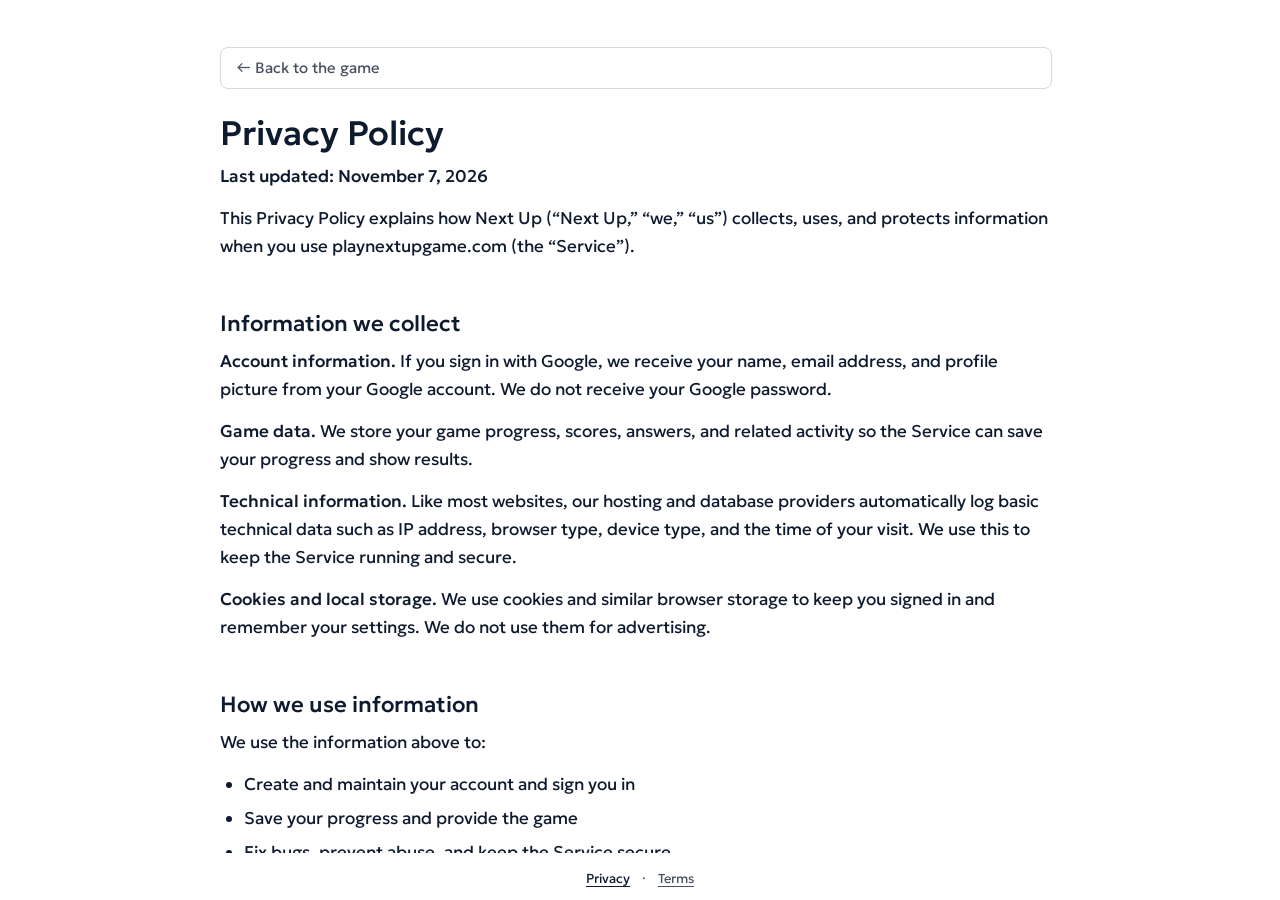
<file: privacy/index.html>
<!DOCTYPE html>
<html lang="en">
<head>
<meta charset="UTF-8" />
<meta name="viewport" content="width=device-width, initial-scale=1" />
<title>Privacy Policy – Next Up</title>
<meta name="description" content="How Next Up collects, uses, and protects information." />
<meta name="theme-color" content="#024089" />
<link rel="preconnect" href="https://fonts.googleapis.com">
<link rel="preconnect" href="https://fonts.gstatic.com" crossorigin>
<link href="https://fonts.googleapis.com/css2?family=Geologica:wght@300..800&display=swap" rel="stylesheet">
<link rel="stylesheet" href="/css/styles.css">
</head>
<body class="legal-body">
  <main class="container legal">
    <a class="legal-home" href="/">← Back to the game</a>

    <h1>Privacy Policy</h1>
    <p><strong>Last updated: November 7, 2026</strong></p>
    <p>This Privacy Policy explains how Next Up (“Next Up,” “we,” “us”) collects, uses, and protects information when you use playnextupgame.com (the “Service”).</p>

    <h2>Information we collect</h2>
    <p><strong>Account information.</strong> If you sign in with Google, we receive your name, email address, and profile picture from your Google account. We do not receive your Google password.</p>
    <p><strong>Game data.</strong> We store your game progress, scores, answers, and related activity so the Service can save your progress and show results.</p>
    <p><strong>Technical information.</strong> Like most websites, our hosting and database providers automatically log basic technical data such as IP address, browser type, device type, and the time of your visit. We use this to keep the Service running and secure.</p>
    <p><strong>Cookies and local storage.</strong> We use cookies and similar browser storage to keep you signed in and remember your settings. We do not use them for advertising.</p>

    <h2>How we use information</h2>
    <p>We use the information above to:</p>
    <ul>
      <li>Create and maintain your account and sign you in</li>
      <li>Save your progress and provide the game</li>
      <li>Fix bugs, prevent abuse, and keep the Service secure</li>
      <li>Improve the game</li>
      <li>Contact you about your account or important changes to the Service</li>
    </ul>
    <p>We do not sell your personal information, and we do not use it for targeted advertising.</p>

    <h2>Service providers</h2>
    <p>We share information only with providers that help us run the Service, and only as needed for that purpose:</p>
    <ul>
      <li><strong>Supabase</strong> — authentication and database hosting</li>
      <li><strong>Google</strong> — “Sign in with Google”</li>
      <li><strong>Our web hosting provider</strong> — serving the website</li>
    </ul>
    <p>We may also disclose information if required by law, or to protect the rights, safety, or property of Next Up, our users, or others.</p>

    <h2>Data retention</h2>
    <p>We keep your account and game data for as long as your account exists. If you ask us to delete your account, we will delete your personal information within a reasonable time, except where we must keep it to meet legal obligations.</p>

    <h2>Your choices and rights</h2>
    <p>You can ask us to access, correct, or delete your personal information at any time by emailing us at the address below. You can also revoke Next Up’s access to your Google account at any time from your Google Account settings (Security → Third-party apps with account access).</p>
    <p>Depending on where you live, you may have additional rights under local law. We will honor those requests as the law requires.</p>

    <h2>Children</h2>
    <p>Next Up is not directed to children under 13, and we do not knowingly collect personal information from children under 13. If you believe a child under 13 has given us personal information, contact us and we will delete it.</p>

    <h2>Security</h2>
    <p>We use reasonable safeguards, including encrypted connections (HTTPS) and access controls provided by our service providers. No system is perfectly secure, so we cannot guarantee absolute security.</p>

    <h2>Changes to this policy</h2>
    <p>We may update this policy from time to time. When we do, we will change the “Last updated” date above. If the changes are significant, we will give notice on the Service.</p>

    <h2>Contact</h2>
    <p>Questions or requests: <strong><a href="mailto:sbellis112@gmail.com">sbellis112@gmail.com</a></strong></p>
  </main>

  <footer class="site-footer">
    <a href="/privacy" aria-current="page">Privacy</a>
    <span aria-hidden="true">·</span>
    <a href="/terms">Terms</a>
  </footer>
</body>
</html>
</file>
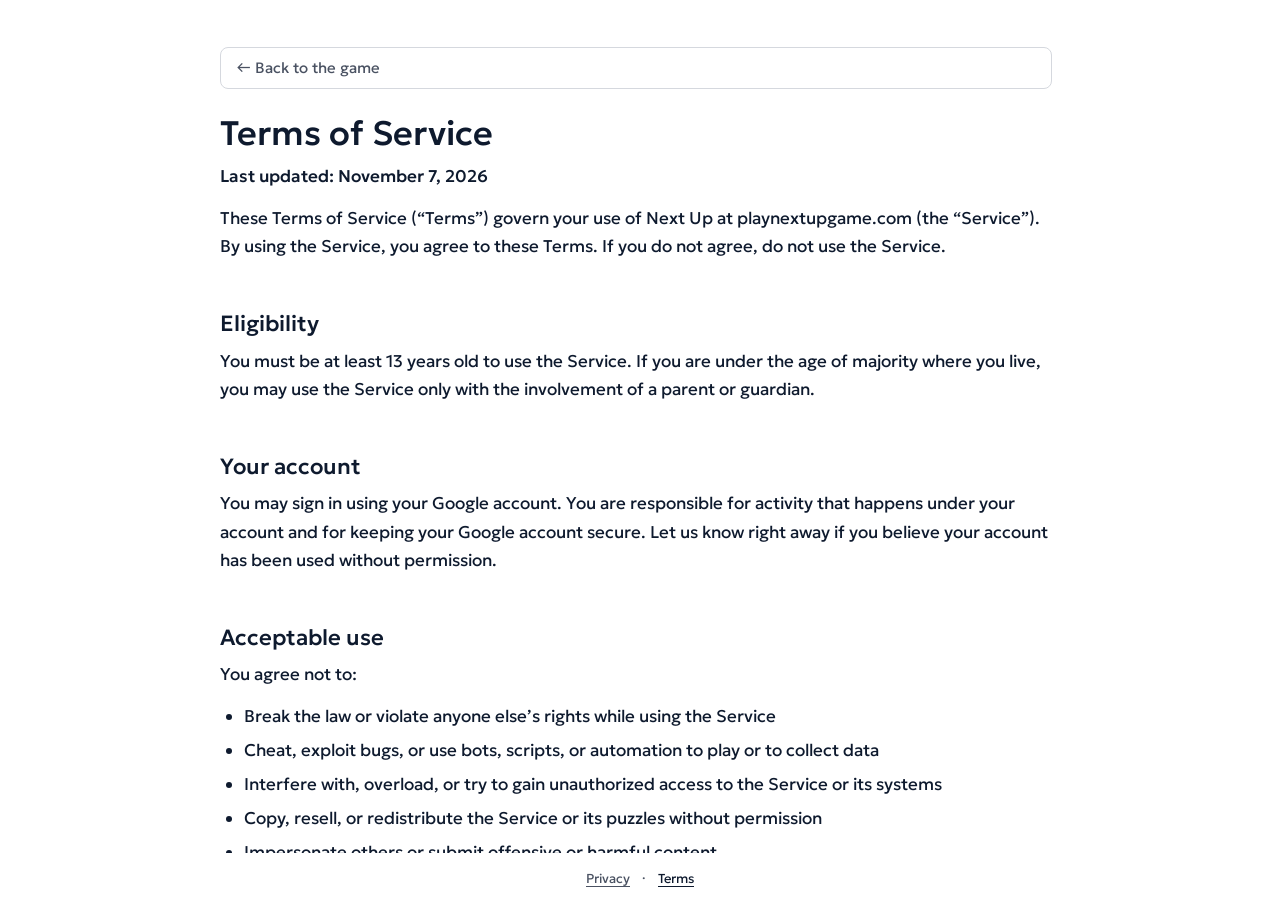
<file: terms/index.html>
<!DOCTYPE html>
<html lang="en">
<head>
<meta charset="UTF-8" />
<meta name="viewport" content="width=device-width, initial-scale=1" />
<title>Terms of Service – Next Up</title>
<meta name="description" content="The terms that govern your use of Next Up." />
<meta name="theme-color" content="#024089" />
<link rel="preconnect" href="https://fonts.googleapis.com">
<link rel="preconnect" href="https://fonts.gstatic.com" crossorigin>
<link href="https://fonts.googleapis.com/css2?family=Geologica:wght@300..800&display=swap" rel="stylesheet">
<link rel="stylesheet" href="/css/styles.css">
</head>
<body class="legal-body">
  <main class="container legal">
    <a class="legal-home" href="/">← Back to the game</a>

    <h1>Terms of Service</h1>
    <p><strong>Last updated: November 7, 2026</strong></p>
    <p>These Terms of Service (“Terms”) govern your use of Next Up at playnextupgame.com (the “Service”). By using the Service, you agree to these Terms. If you do not agree, do not use the Service.</p>

    <h2>Eligibility</h2>
    <p>You must be at least 13 years old to use the Service. If you are under the age of majority where you live, you may use the Service only with the involvement of a parent or guardian.</p>

    <h2>Your account</h2>
    <p>You may sign in using your Google account. You are responsible for activity that happens under your account and for keeping your Google account secure. Let us know right away if you believe your account has been used without permission.</p>

    <h2>Acceptable use</h2>
    <p>You agree not to:</p>
    <ul>
      <li>Break the law or violate anyone else’s rights while using the Service</li>
      <li>Cheat, exploit bugs, or use bots, scripts, or automation to play or to collect data</li>
      <li>Interfere with, overload, or try to gain unauthorized access to the Service or its systems</li>
      <li>Copy, resell, or redistribute the Service or its puzzles without permission</li>
      <li>Impersonate others or submit offensive or harmful content</li>
    </ul>
    <p>We may suspend or terminate accounts that violate these Terms.</p>

    <h2>Our content</h2>
    <p>The Service, including its puzzles, design, text, graphics, and code, is owned by Next Up and protected by intellectual property laws. We give you a personal, non-exclusive, non-transferable, revocable license to use the Service for your own non-commercial enjoyment.</p>

    <h2>Feedback</h2>
    <p>If you send us ideas or suggestions, we may use them without any obligation to you.</p>

    <h2>Privacy</h2>
    <p>Our <a href="/privacy">Privacy Policy</a> explains how we collect and use information. By using the Service, you also agree to it.</p>

    <h2>Changes and availability</h2>
    <p>We may change, pause, or discontinue any part of the Service at any time. We may update these Terms; when we do, we will change the “Last updated” date. Continuing to use the Service after changes means you accept the updated Terms.</p>

    <h2>Disclaimers</h2>
    <p>The Service is provided “as is” and “as available,” without warranties of any kind, express or implied, including warranties of merchantability, fitness for a particular purpose, and non-infringement. We do not guarantee that the Service will be uninterrupted, error-free, or that your progress will never be lost.</p>

    <h2>Limitation of liability</h2>
    <p>To the fullest extent permitted by law, Next Up and its creators will not be liable for any indirect, incidental, special, consequential, or punitive damages, or any loss of data, arising from your use of the Service. Our total liability for any claim relating to the Service will not exceed the greater of the amount you paid us in the past 12 months or $50.</p>

    <h2>Termination</h2>
    <p>You may stop using the Service at any time and may ask us to delete your account. We may suspend or end your access if you violate these Terms or if we discontinue the Service.</p>

    <h2>Governing law</h2>
    <p>These Terms are governed by the laws of the State of Utah, without regard to its conflict-of-law rules. Any dispute will be resolved in the state or federal courts located in Utah, and you consent to their jurisdiction.</p>

    <h2>Contact</h2>
    <p>Questions about these Terms: <strong><a href="mailto:sbellis112@gmail.com">sbellis112@gmail.com</a></strong></p>
  </main>

  <footer class="site-footer">
    <a href="/privacy">Privacy</a>
    <span aria-hidden="true">·</span>
    <a href="/terms" aria-current="page">Terms</a>
  </footer>
</body>
</html>
</file>
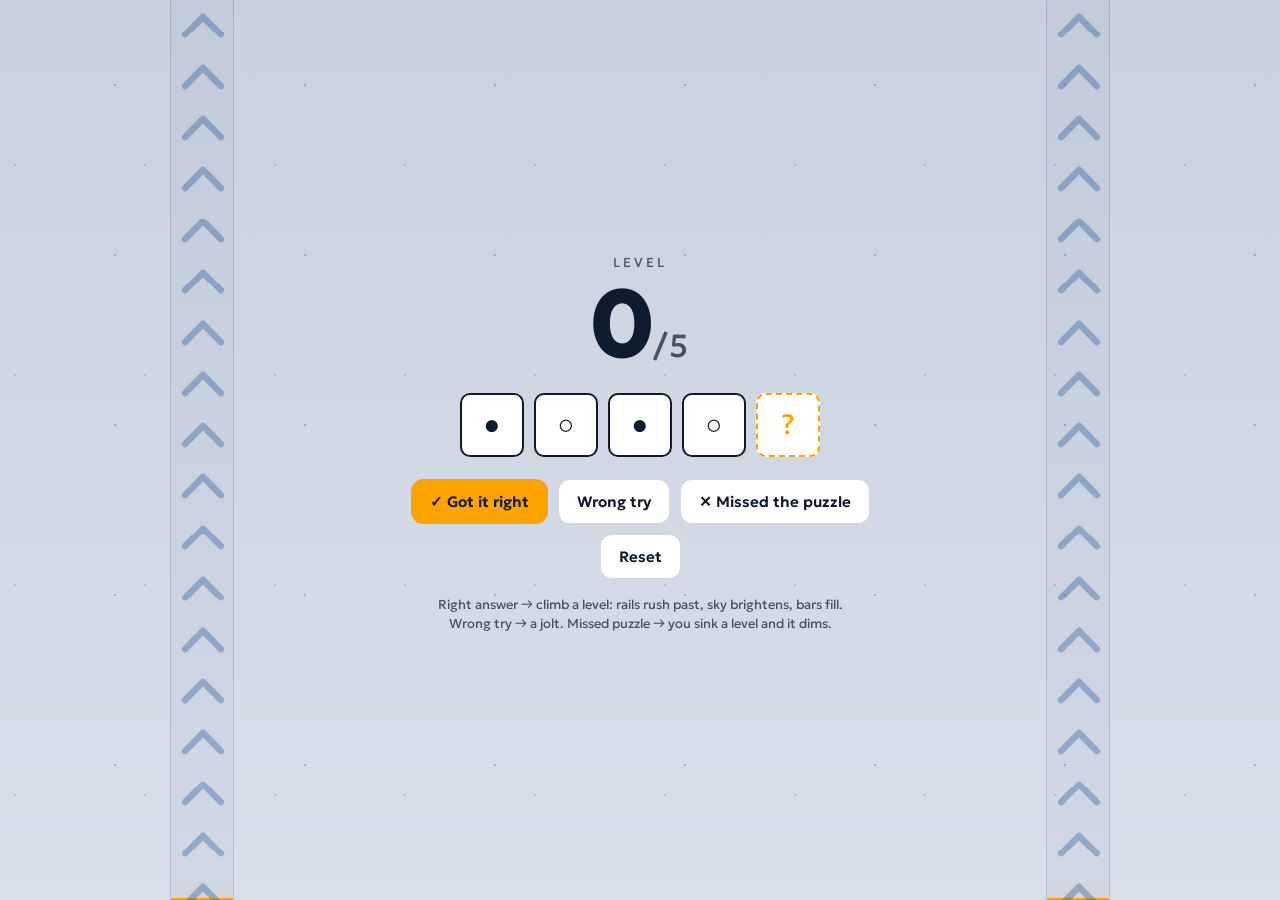
<file: prototypes/level-bg.html>
<!DOCTYPE html>
<html lang="en">
<head>
<meta charset="UTF-8" />
<meta name="viewport" content="width=device-width, initial-scale=1" />
<title>Next Up — level background test</title>
<link href="https://fonts.googleapis.com/css2?family=Geologica:wght@300..800&display=swap" rel="stylesheet">
<style>
  /* THROWAWAY TEST PAGE — not wired into the game. Tries the "changing levels"
     background: the sky brightens and two side rails rush past as you climb. */

  @property --sky-top { syntax: '<color>'; inherits: true; initial-value: #070c17; }
  @property --sky-bot { syntax: '<color>'; inherits: true; initial-value: #0b1424; }

  :root {
    --text: #f3f5f9; --muted: #a8b1c2; --accent: #fda300; --on-accent: #0e1a2e;
    --panel: #14213a; --border: #2f3f5f;
    --rail-ink: 255, 255, 255;
    --rail-w: clamp(30px, 6vw, 64px);
    --move: 1100ms cubic-bezier(.16, .84, .3, 1);
    transition: --sky-top 1.1s ease, --sky-bot 1.1s ease;
  }
  @media (prefers-color-scheme: light) {
    :root { --text: #0e1a2e; --muted: #4a5262; --panel: #ffffff; --border: #d5d8de; --rail-ink: 2, 64, 137; }
  }

  * { box-sizing: border-box; }
  body {
    margin: 0; min-height: 100vh; color: var(--text);
    font-family: 'Geologica', -apple-system, sans-serif;
    display: flex; flex-direction: column; align-items: center; justify-content: center;
    padding: 24px; overflow: hidden; background: var(--sky-top);
  }

  /* --- layer 1: the sky. Colour comes from the level (set in JS). --- */
  .lvl-sky {
    position: fixed; inset: 0; z-index: -3;
    background: linear-gradient(to top, var(--sky-bot), var(--sky-top));
  }
  /* warm light that swells from below as you get near the top */
  .lvl-glow {
    position: fixed; inset: 0; z-index: -3; opacity: 0; transition: opacity 1.1s ease;
    background: radial-gradient(ellipse 80% 55% at 50% 108%, rgba(253, 163, 0, .55), transparent 70%);
  }
  /* --- layer 2: faint specks that drift DOWN when you go up (parallax). --- */
  .lvl-specks {
    position: fixed; inset: 0; z-index: -2; opacity: .5;
    background-image:
      radial-gradient(circle, rgba(var(--rail-ink), .55) 1.2px, transparent 1.6px),
      radial-gradient(circle, rgba(var(--rail-ink), .35) 1px, transparent 1.4px);
    background-size: 190px 170px, 130px 210px;
    background-position: 20px 0, 80px 60px;
    transition: background-position var(--move);
  }

  /* --- layer 3: the two rails. Chevrons scroll past; the fill is your level. --- */
  .lvl-rail {
    position: fixed; top: 0; bottom: 0; width: var(--rail-w); z-index: -1;
    border-left: 1px solid rgba(var(--rail-ink), .14);
    border-right: 1px solid rgba(var(--rail-ink), .14);
    background: rgba(var(--rail-ink), .04);
    overflow: hidden;
  }
  .lvl-rail.left  { left:  max(10px, calc(50% - 470px)); }
  .lvl-rail.right { right: max(10px, calc(50% - 470px)); }
  .lvl-rail .fill {
    position: absolute; left: 0; right: 0; bottom: 0; height: 0%;
    background: linear-gradient(to top, rgba(253, 163, 0, .55), rgba(253, 163, 0, .12));
    box-shadow: 0 -2px 18px rgba(253, 163, 0, .6);
    border-top: 2px solid var(--accent);
    transition: height var(--move);
  }
  .lvl-rail .chev {
    position: absolute; inset: 0;
    background-repeat: repeat;
    background-size: var(--rail-w) calc(var(--rail-w) * .8);
    background-image: url("data:image/svg+xml,%3Csvg xmlns='http://www.w3.org/2000/svg' viewBox='0 0 50 40'%3E%3Cpath d='M11 27 L25 13 L39 27' fill='none' stroke='white' stroke-opacity='.42' stroke-width='5' stroke-linecap='round' stroke-linejoin='round'/%3E%3C/svg%3E");
    transition: background-position var(--move);
  }
  @media (prefers-color-scheme: light) {
    .lvl-rail .chev { background-image: url("data:image/svg+xml,%3Csvg xmlns='http://www.w3.org/2000/svg' viewBox='0 0 50 40'%3E%3Cpath d='M11 27 L25 13 L39 27' fill='none' stroke='%23024089' stroke-opacity='.3' stroke-width='5' stroke-linecap='round' stroke-linejoin='round'/%3E%3C/svg%3E"); }
  }
  /* going down: the arrows flip to point down while the rails run the other way */
  body.falling .lvl-rail .chev { scale: 1 -1; }

  /* --- the content reacts too: a lift when you rise, a drop when you fall. --- */
  @keyframes rise { 0% { transform: translateY(0); } 35% { transform: translateY(-16px); } 100% { transform: translateY(0); } }
  @keyframes drop { 0% { transform: translateY(0); filter: brightness(1); } 30% { transform: translateY(22px); filter: brightness(.7); } 100% { transform: translateY(0); filter: brightness(1); } }
  @keyframes jolt { 0%, 100% { transform: translateX(0); } 20% { transform: translateX(-5px); } 40% { transform: translateX(5px); } 60% { transform: translateX(-3px); } 80% { transform: translateX(3px); } }
  .stage.rise { animation: rise .9s cubic-bezier(.2, .8, .3, 1); }
  .stage.drop { animation: drop 1s cubic-bezier(.3, 0, .3, 1); }
  .stage.jolt { animation: jolt .45s; }

  @media (prefers-reduced-motion: reduce) {
    .lvl-specks, .lvl-rail .chev, .lvl-rail .fill { transition: none; }
    .stage.rise, .stage.drop, .stage.jolt { animation: none; }
  }

  /* --- demo-only chrome --- */
  .stage { text-align: center; max-width: 520px; width: 100%; }
  .lvl-tag { font-size: 13px; letter-spacing: 3px; text-transform: uppercase; color: var(--muted); }
  .lvl-num { font-size: 96px; font-weight: 800; line-height: 1; margin: 4px 0 6px; font-variant-numeric: tabular-nums; }
  .lvl-num small { font-size: 32px; font-weight: 500; color: var(--muted); }
  .mock { display: flex; gap: 10px; justify-content: center; margin: 22px 0; }
  .mock div { width: 64px; height: 64px; border-radius: 10px; background: #fff; border: 2px solid #0e1a2e; display: grid; place-items: center; font-size: 28px; color: #0e1a2e; }
  .mock div.q { background: var(--panel); border: 2px dashed var(--accent); color: var(--accent); }
  .btns { display: flex; gap: 10px; justify-content: center; flex-wrap: wrap; }
  button { font: inherit; font-weight: 600; font-size: 15px; padding: 12px 18px; border-radius: 12px; cursor: pointer; border: 1px solid var(--border); background: var(--panel); color: var(--text); }
  button.up { background: var(--accent); color: var(--on-accent); border-color: var(--accent); }
  .hint { color: var(--muted); font-size: 13px; margin-top: 16px; line-height: 1.5; }
</style>
</head>
<body>
  <div class="lvl-sky"></div>
  <div class="lvl-glow" id="glow"></div>
  <div class="lvl-specks" id="specks"></div>
  <div class="lvl-rail left"><div class="fill"></div><div class="chev"></div></div>
  <div class="lvl-rail right"><div class="fill"></div><div class="chev"></div></div>

  <div class="stage" id="stage">
    <div class="lvl-tag">Level</div>
    <div class="lvl-num"><span id="num">0</span><small>/5</small></div>
    <div class="mock"><div>●</div><div>○</div><div>●</div><div>○</div><div class="q">?</div></div>
    <div class="btns">
      <button class="up" id="b-up">✓ Got it right</button>
      <button id="b-try">Wrong try</button>
      <button id="b-down">✕ Missed the puzzle</button>
      <button id="b-reset">Reset</button>
    </div>
    <p class="hint">Right answer → climb a level: rails rush past, sky brightens, bars fill.<br>
      Wrong try → a jolt. Missed puzzle → you sink a level and it dims.</p>
  </div>

<script>
  const MAX = 5;
  const dark = !matchMedia('(prefers-color-scheme: light)').matches;
  // [top, bottom] sky colours per level — darkest at 0, brightest at 5.
  const SKY = dark
    ? [['#070c17', '#0b1424'], ['#0a1428', '#10254a'], ['#0c1b3a', '#163a75'],
       ['#0f2552', '#1f55a8'], ['#13306e', '#2f74d6'], ['#183c8a', '#5aa2f2']]
    : [['#c9d1de', '#d9dfe9'], ['#d5dce7', '#e3e8f0'], ['#e0e6ef', '#edf1f7'],
       ['#eaeff6', '#f5f7fb'], ['#f3f6fb', '#fdfdff'], ['#ffffff', '#fff3d6']];

  let level = 0;
  let travel = 0; // total rail scroll, px — positive = we have moved up

  const stage = document.getElementById('stage');
  const chevs = [...document.querySelectorAll('.chev')];
  const fills = [...document.querySelectorAll('.fill')];
  const specks = document.getElementById('specks');
  const glow = document.getElementById('glow');

  function paint() {
    const [top, bot] = SKY[level];
    document.documentElement.style.setProperty('--sky-top', top);
    document.documentElement.style.setProperty('--sky-bot', bot);
    glow.style.opacity = String(Math.max(0, (level - 2) / 3));
    fills.forEach(f => { f.style.height = (level / MAX * 100) + '%'; });
    // Rails and specks slide DOWN past you as you go up (specks slower = depth).
    chevs.forEach(c => { c.style.backgroundPosition = `0 ${travel}px`; });
    specks.style.backgroundPosition = `20px ${travel * 0.3}px, 80px ${60 + travel * 0.18}px`;
    document.getElementById('num').textContent = level;
  }

  function react(cls) {
    stage.classList.remove('rise', 'drop', 'jolt');
    void stage.offsetWidth;
    stage.classList.add(cls);
  }

  document.getElementById('b-up').onclick = () => {
    if (level >= MAX) return;
    level++; travel += 320;
    document.body.classList.remove('falling');
    react('rise'); paint();
  };
  document.getElementById('b-down').onclick = () => {
    if (level <= 0) { react('jolt'); return; }
    level--; travel -= 320;
    document.body.classList.add('falling');
    react('drop'); paint();
  };
  document.getElementById('b-try').onclick = () => {
    travel -= 40; // a small slip backwards
    react('jolt'); paint();
  };
  document.getElementById('b-reset').onclick = () => {
    level = 0; travel = 0; document.body.classList.remove('falling'); paint();
  };
  paint();
</script>
</body>
</html>
</file>
<file: css/styles.css>
:root {
  /* Next Up design system — orange primary, blue secondary, grey accent */
  --bg: #ffffff;
  --panel: #ffffff;
  --panel-light: #f4f5f7;
  --tile: #ffffff;
  --ink: #0e1a2e;
  --text: #0e1a2e;
  --muted: #4a5262;
  --accent: #fda300;            /* orange: primary */
  --accent-hover: #e08e00;
  --accent-shadow: #b87400;     /* solid under-edge on pressable keys */
  --accent-text: #946000;       /* orange as text on light grounds */
  --on-accent: #0e1a2e;         /* text on orange, never white */
  --secondary: #024089;         /* blue: secondary */
  --secondary-hover: #012f68;
  --secondary-shadow: #01234f;
  --on-secondary: #ffffff;
  --grey: #e1e3e7;              /* grey: accent */
  --correct: #0f7b6c;
  --wrong: #9ca3af;
  --border: #d5d8de;
  --gold: #946000;
  --accent-link: #024089;
  --focus-ring: #024089;
  --mark-blue: #024089;
  --mark-orange: #fda300;
  --mark-grey: #8a92a1;
  /* Puzzle-family tags: built around the orange/navy brand pair, plus teal,
     brick and plum as supporting hues. All pass 4.5:1 as small text. */
  --fam-blue: #024089;
  --fam-orange: #946000;
  --fam-teal: #0f7b6c;
  --fam-red: #b3362a;
  --fam-plum: #5b3f99;
  --danger: #b3362a;            /* wrong-answer ring, destructive hover */
}
@media (prefers-color-scheme: dark) {
  :root {
    --bg: #0b1424;
    --panel: #14213a;
    --panel-light: #1b2a47;
    --ink: #f3f5f9;
    --text: #f3f5f9;
    --muted: #a8b1c2;
    --border: #2f3f5f;
    --accent-text: #fda300;
    --gold: #fda300;
    --accent-link: #8db6f2;
    --correct: #5cd0b6;
    --focus-ring: #fda300;
    --mark-blue: #5b93e0;
    --mark-grey: #e1e3e7;
    --fam-blue: #8db6f2;
    --fam-orange: #fda300;
    --fam-teal: #5cd0b6;
    --fam-red: #f2917f;
    --fam-plum: #b9a3e8;
    --danger: #f2917f;
  }
}
* { box-sizing: border-box; }
html, body, button, input, select, textarea, .container * {
  font-family: 'Geologica', -apple-system, BlinkMacSystemFont, "Segoe UI", sans-serif;
}
/* Never let content shove the page sideways (the "it goes around when I zoom"
   problem) — only vertical scroll is allowed. */
html, body { overflow-x: hidden; }
body {
  margin: 0;
  font-weight: 400;
  background: var(--bg);
  color: var(--text);
  min-height: 100vh;
  display: flex;
  /* safe centering: centers when the game fits, but falls back to the top/left
     instead of clipping or drifting off-screen when it's taller/wider than the
     viewport (e.g. when zoomed in). */
  align-items: safe center;
  justify-content: safe center;
  padding: 24px;
  flex-direction: column;
}
/* Column layout: the auto top margin centres the container vertically and keeps the footer at the bottom. */
.container { width: 100%; max-width: 980px; margin: auto auto 0; }
.screen { display: none; }
.screen.active { display: block; }

.subtitle, .label, .diff-label, .big-label,
.result-stat .lbl, .stat span, .history-row.head,
.account-bar .signin-text, .account-info .who .sub { font-weight: 300; }

/* ----- Menu ----- */
.menu { text-align: center; padding: 32px 20px; }
.menu h1 { font-size: 36px; margin: 0 0 8px 0; font-weight: 500; }
.menu .subtitle { color: var(--muted); font-size: 16px; margin-bottom: 18px; }
.streak-chip {
  display: inline-flex;
  align-items: center;
  gap: 6px;
  background: var(--panel-light);
  border: 1px solid var(--border);
  border-radius: 999px;
  padding: 6px 14px;
  font-size: 14px;
  margin-bottom: 26px;
  color: var(--text);
}
.streak-chip b { color: var(--gold); }
.menu-actions {
  display: flex;
  flex-direction: column;
  gap: 12px;
  max-width: 360px;
  margin: 0 auto 28px auto;
}
.menu-actions button {
  padding: 14px 22px;
  font-size: 16px;
  font-weight: 500;
  border-radius: 10px;
  cursor: pointer;
  border: 1px solid var(--border);
  background: var(--panel-light);
  color: var(--text);
  transition: all 0.15s;
  min-height: 48px;
}
.menu-actions button.primary {
  background: var(--accent);
  color: var(--on-accent);
  border-color: var(--accent);
}
.menu-actions button.primary:hover { background: var(--accent-hover); border-color: var(--accent-hover); }
.menu-actions button:hover { border-color: var(--accent); }
.menu-actions button:not(.primary) {
  background: var(--secondary); color: var(--on-secondary); border-color: var(--secondary);
  box-shadow: 0 4px 0 0 var(--secondary-shadow); font-weight: 600;
}
.menu-actions button:not(.primary):hover { background: var(--secondary-hover); border-color: var(--secondary-hover); }
.menu-actions button:not(.primary):active { transform: translateY(3px); box-shadow: 0 1px 0 0 var(--secondary-shadow); }
.menu-actions button .sub-note { display: block; font-size: 12px; font-weight: 300; opacity: 0.85; margin-top: 2px; }
.menu-divider {
  color: var(--muted);
  font-size: 12px;
  text-transform: uppercase;
  letter-spacing: 1px;
  margin: 18px 0 4px 0;
}
.diff-row { display: flex; gap: 8px; justify-content: center; margin-bottom: 14px; flex-wrap: wrap; }
.diff-row button {
  background: var(--panel-light);
  color: var(--muted);
  border: 1px solid var(--border);
  border-radius: 8px;
  padding: 10px 16px;
  font-size: 14px;
  cursor: pointer;
  min-height: 44px;
}
.diff-row button.active {
  background: var(--accent);
  color: var(--on-accent);
  border-color: var(--accent);
}
.diff-label {
  color: var(--muted);
  font-size: 13px;
  text-transform: uppercase;
  letter-spacing: 1px;
  margin-bottom: 10px;
}

/* ----- Round ----- */
.header {
  display: flex;
  justify-content: space-between;
  align-items: center;
  margin-bottom: 20px;
  gap: 12px;
  flex-wrap: wrap;
}
h1.round-title { font-size: 22px; margin: 0; font-weight: 500; }
.stats { display: flex; gap: 10px; font-variant-numeric: tabular-nums; flex-wrap: wrap; }
.stat {
  background: var(--panel-light);
  padding: 8px 14px;
  border-radius: 8px;
  border: 1px solid var(--border);
  font-size: 14px;
}
.stat span { color: var(--muted); margin-right: 6px; }
#timer { display: inline-block; min-width: 44px; text-align: right; }
.progress-bar {
  height: 6px;
  background: var(--panel-light);
  border-radius: 3px;
  overflow: hidden;
  margin-bottom: 20px;
  border: 1px solid var(--border);
}
.progress-fill { height: 100%; background: var(--accent); transition: width 0.3s; }
.panel {
  background: var(--panel);
  border: 1px solid var(--border);
  border-radius: 14px;
  padding: 28px;
}
.label {
  color: var(--muted);
  font-size: 13px;
  text-transform: uppercase;
  letter-spacing: 1px;
  margin-bottom: 12px;
}
.sequence { margin-bottom: 20px; }

/* Frames read LEFT-TO-RIGHT (numbered 1→4) in a single row that never wraps,
   then the answer (frame 5) sits below as a larger stage. Reference frames are
   sized in viewport units so all four always fit the width on one line, at any
   zoom, and the row stays centered. Applies to every 4-frame sequence family. */
.frame-stack {
  display: flex;
  flex-direction: row;
  flex-wrap: nowrap;
  align-items: center;
  justify-content: center;
  gap: clamp(6px, 2vw, 16px);
}
/* Reference frames: read-only, so kept compact and viewport-scaled. Beats the
   generic #screen-round .sequence .tile width rule. 20vw × 4 + gaps always
   clears the viewport width. */
#screen-round .sequence .tile.frame-tile,
.tile.frame-tile {
  position: relative;
  flex: 0 0 auto;
  width: min(18vw, 22vh, 118px);
  height: min(18vw, 22vh, 118px);
}
.frame-tile svg { width: 100%; height: 100%; }
.frame-chip {
  position: absolute;
  top: -9px;
  left: -9px;
  width: 22px;
  height: 22px;
  border-radius: 50%;
  background: var(--muted);
  color: #fff;
  font-size: 12px;
  font-weight: 600;
  display: flex;
  align-items: center;
  justify-content: center;
  z-index: 2;
}

/* The answer stage: frame 5, larger and centered at the bottom of the column. */
.answer-stage { display: flex; justify-content: center; margin: clamp(8px, 1.6vh, 14px) 0 8px; }
.answer-wrap { position: relative; }
.answer-wrap .chip-answer { background: var(--accent); }
/* High specificity on purpose: must beat the #screen-round .sequence .tile
   sizing rules at any screen width. Uses vh too so it shrinks to help fit. */
#screen-round .sequence .tile.answer-big,
.tile.answer-big {
  width: min(70vw, 40vh, 240px);
  height: min(70vw, 40vh, 240px);
}
.answer-big .slot-canvas svg { width: 100%; height: 100%; }
.matrix {
  display: grid;
  grid-template-columns: repeat(3, max-content);
  gap: 10px;
  margin-bottom: 28px;
}
.tile {
  width: 120px;
  height: 120px;
  background: #fff; /* tiles stay white in dark mode so figures read */
  border: 2px solid #000;
  border-radius: 4px;
  display: flex;
  align-items: center;
  justify-content: center;
  flex-shrink: 0;
  position: relative;
}
.tile.question {
  background: var(--panel-light);
  border-style: dashed;
  border-color: var(--muted);
  color: var(--muted);
  font-size: 48px;
  font-weight: 300;
}
.matrix .tile { width: 96px; height: 96px; }
.matrix .tile.question { font-size: 40px; }
.arrow { color: var(--muted); font-size: 18px; user-select: none; }
.options {
  display: grid;
  grid-template-columns: repeat(5, 1fr);
  gap: 12px;
}
.option {
  display: flex;
  flex-direction: column;
  align-items: center;
  gap: 8px;
  cursor: pointer;
  background: none;
  border: none;
  padding: 0;
}
.option .tile { transition: all 0.15s; width: 110px; height: 110px; }
.option:hover:not(:disabled) .tile,
.option:focus-visible .tile {
  transform: translateY(-3px);
  box-shadow: 0 6px 16px color-mix(in srgb, var(--accent) 35%, transparent);
}
.option .letter { font-weight: 500; color: var(--muted); font-size: 16px; }
.option.correct .tile { border-color: var(--correct); box-shadow: 0 0 0 3px var(--correct); }
.option.wrong   .tile { border-color: var(--wrong);   box-shadow: 0 0 0 3px var(--wrong); }
.option:disabled { cursor: default; }

/* ----- Answer builder (construct-the-answer) ----- */
.builder { margin-top: 8px; }
.bld-stage { display: flex; gap: 16px; align-items: flex-start; justify-content: center; flex-wrap: wrap; }
.bld-stage-center { justify-content: center; }
.bld-canvas-wrap { display: flex; flex-direction: column; align-items: center; gap: 12px; }
.bld-canvas {
  width: 150px; height: 150px; background: #fff;
  border: 2px solid #000; border-radius: 4px;
  display: flex; align-items: center; justify-content: center; flex-shrink: 0;
}
.bld-palette {
  display: grid; grid-template-columns: repeat(2, 1fr); gap: 8px;
  align-content: start;
  padding: 12px; border: 1px solid var(--border); border-radius: 10px;
  background: var(--panel-light); min-width: 150px;
}
.bld-palette-title { grid-column: 1 / -1; font-size: 12px; text-transform: uppercase; letter-spacing: 1px; color: var(--muted); margin-bottom: 2px; text-align: center; }
.bld-chip {
  display: inline-flex; flex-direction: column; align-items: center; justify-content: center;
  gap: 3px;
  padding: 6px; border: 2px solid transparent; border-radius: 8px;
  background: #fff; cursor: pointer; min-height: 64px; min-width: 64px;
}
.bld-chip-label { font-size: 10px; color: #555; text-transform: capitalize; }
@media (max-width: 700px) {
  .bld-stage { flex-direction: column; align-items: center; }
  .bld-palette { grid-template-columns: repeat(4, 1fr); width: 100%; max-width: 360px; }
}
.bld-chip.sel { border-color: var(--accent); box-shadow: 0 0 0 2px color-mix(in srgb, var(--accent) 35%, transparent); }
.bld-chip:hover { border-color: var(--muted); }
.bld-chip svg { display: block; }
.bld-blank { font-size: 12px; color: var(--muted); background: var(--panel-light); }
.bld-controls { display: flex; align-items: center; gap: 8px; flex-wrap: wrap; justify-content: center; }
.bld-ctl-label { font-size: 12px; color: var(--muted); text-transform: uppercase; letter-spacing: 1px; }
.bld-slot, .bld-size, .bld-step, .bld-clear {
  padding: 8px 12px; border: 1px solid var(--border); border-radius: 8px;
  background: var(--panel-light); color: var(--text); cursor: pointer; min-height: 40px;
}
.bld-slot.sel { background: var(--accent); color: var(--on-accent); border-color: var(--accent); }
.bld-size.sel { border-color: var(--accent); box-shadow: 0 0 0 2px color-mix(in srgb, var(--accent) 35%, transparent); }
.bld-step { font-size: 20px; min-width: 44px; line-height: 1; }
.bld-count { font-variant-numeric: tabular-nums; min-width: 64px; text-align: center; }
.bld-slot-row { justify-content: center; }
.bld-hint { font-size: 13px; color: var(--muted); }
/* Tap-the-box dot builder: an invisible 3x3 grid sits over the preview. */
.bld-dotbox { position: relative; display: inline-block; }
.bld-dotgrid-overlay {
  position: absolute; inset: 2px; /* sit inside the canvas border */
  display: grid; grid-template-columns: repeat(3, 1fr); grid-template-rows: repeat(3, 1fr);
}
.bld-cellhit { background: transparent; border: none; cursor: pointer; padding: 0; }
.bld-cellhit:hover:not(.disabled) { background: color-mix(in srgb, var(--accent) 14%, transparent); }
.bld-cellhit.disabled { cursor: default; }
.bld-submit { margin-top: 22px; }

/* Number pad builder */
.bld-numpad-display {
  min-width: 180px;
  min-height: 52px;
  padding: 8px 16px;
  border: 2px solid var(--border);
  border-radius: 10px;
  background: #fff;
  color: #111;
  font-size: 30px;
  font-weight: 600;
  text-align: center;
  font-variant-numeric: tabular-nums;
}
.bld-numpad { display: grid; grid-template-columns: repeat(3, 64px); gap: 8px; }
.bld-key {
  min-height: 50px;
  font-size: 20px;
  border: 1px solid var(--border);
  border-radius: 10px;
  background: var(--panel-light);
  color: var(--text);
  cursor: pointer;
}
.bld-key:hover { border-color: var(--accent); }

/* Week builders (calendar pattern + pick-a-day) */
.bld-canvas-wide { width: 330px; height: auto; min-height: 0; padding: 4px; }
.bld-weekrow { display: flex; gap: 4px; }
.bld-day {
  flex: 1;
  min-width: 40px;
  min-height: 42px;
  border: 1px solid var(--border);
  border-radius: 8px;
  background: var(--panel-light);
  color: var(--text);
  font-size: 12px;
  cursor: pointer;
}
.bld-day.sel { background: var(--accent); color: var(--on-accent); border-color: var(--accent); }

/* Tap-to-cycle nested builder: invisible section hotspots over the preview. */
.bld-nested-wrap { position: relative; }
.bld-nested-overlay { position: absolute; inset: 0; width: 100%; height: 100%; }
.bld-sect { fill: transparent; stroke: none; cursor: pointer; }
.bld-sect:hover { fill: color-mix(in srgb, var(--accent) 18%, transparent); }
.bld-sect.drop { fill: color-mix(in srgb, var(--accent) 32%, transparent); }
.bld-sect:focus-visible { stroke: var(--accent); stroke-width: 2; outline: none; }
.bld-legend { display: flex; gap: 6px; flex-wrap: wrap; justify-content: center; align-items: center; }
.bld-legend-chip {
  display: inline-flex; padding: 4px; border: 2px solid transparent; border-radius: 8px;
  background: #fff; cursor: grab; line-height: 0;
  min-width: 46px; min-height: 46px;             /* touch-friendly */
  align-items: center; justify-content: center;
  touch-action: none;                            /* pointer-drag, not scroll */
  user-select: none;
  -webkit-user-select: none;
}
.bld-legend-chip:active { cursor: grabbing; }
.bld-legend-chip:hover { border-color: var(--muted); }
.bld-legend-chip.sel { border-color: var(--accent); box-shadow: 0 0 0 2px color-mix(in srgb, var(--accent) 35%, transparent); }
.bld-legend-chip svg { border-radius: 3px; pointer-events: none; }

/* Pointer-drag ghost: a copy of the fill chip riding under the finger. */
.bld-drag-ghost {
  position: fixed;
  transform: translate(-50%, -55%) scale(1.15);
  pointer-events: none;
  z-index: 200;
  opacity: 0.92;
  box-shadow: 0 6px 18px rgba(0, 0, 0, 0.25);
}

/* ----- Puzzle-first round format -----
   The puzzle IS the page: no boxed panel, a full-bleed progress bar pinned to
   the top, and a small fixed HUD bottom-right (question · time · mute · quit). */
#screen-round .panel {
  background: transparent;
  border: none;
  border-radius: 0;
  padding: 10px 0 90px 0; /* bottom space so the HUD never overlaps content */
}
.round-progress {
  position: fixed;
  top: 0;
  left: 0;
  right: 0;
  z-index: 30;
  height: 7px;
  margin: 0;
  border: none;
  border-radius: 0;
}
.corner-hud {
  position: fixed;
  right: 14px;
  bottom: 14px;
  z-index: 30;
  display: flex;
  align-items: center;
  gap: 10px;
  padding: 8px 12px;
  border-radius: 999px;
  background: color-mix(in srgb, var(--panel) 88%, transparent);
  border: 1px solid var(--border);
  backdrop-filter: blur(6px);
  font-size: 13px;
  color: var(--muted);
}
.corner-hud .hud-q { font-weight: 600; color: var(--text); font-variant-numeric: tabular-nums; }
.corner-hud .hud-time { font-variant-numeric: tabular-nums; min-width: 44px; text-align: right; }
.hud-btn {
  background: none;
  border: none;
  padding: 2px 4px;
  font-size: 14px;
  color: var(--muted);
  cursor: pointer;
  min-height: 0;
}
.hud-btn:hover { color: var(--text); }

/* Bigger puzzle tiles in the round (sizes match the renderPanel calls). */
#screen-round .sequence .tile { width: 150px; height: 150px; }
#screen-round .matrix .tile { width: 120px; height: 120px; }
@media (max-width: 560px) {
  #screen-round .sequence .tile { width: 124px; height: 124px; }
  #screen-round .matrix .tile { width: 100px; height: 100px; }
  #screen-round .sequence .tile svg, #screen-round .matrix .tile svg { max-width: 100%; max-height: 100%; }
}

/* ----- Per-family identity -----
   Each puzzle family gets its own accent + frame treatment so types look,
   play, and feel distinct. data-family is set on .panel by loadQuestion. */
.panel[data-family] { border-top: none; }
.panel[data-family]::before {
  content: attr(data-family);
  display: inline-block;
  font-size: 11px;
  text-transform: uppercase;
  letter-spacing: 1.5px;
  color: var(--fam-accent, var(--accent));
  border: 1px solid var(--fam-accent, var(--accent));
  border-radius: 999px;
  padding: 3px 10px;
  margin-bottom: 12px;
}
.panel[data-family="shapes"]   { --fam-accent: var(--fam-blue); }
.panel[data-family="dots"]     { --fam-accent: var(--fam-teal); }
.panel[data-family="matrix"]   { --fam-accent: var(--fam-plum); }
.panel[data-family="nested"]   { --fam-accent: var(--fam-teal); }
.panel[data-family="number"]   { --fam-accent: var(--fam-orange); }
.panel[data-family="weeks"]    { --fam-accent: var(--fam-red); }
.panel[data-family="schedule"] { --fam-accent: var(--fam-plum); }
.panel[data-family="month"]    { --fam-accent: var(--fam-red); }
.panel[data-family="bars"]     { --fam-accent: var(--fam-blue); }
.panel[data-family="word"]     { --fam-accent: var(--fam-orange); }

/* Nested puzzles read better with larger frames and no arrows between them. */
.panel[data-family="nested"] .sequence .arrow { display: none; }
.panel[data-family="nested"] .sequence { gap: 14px; }

/* Number panels: lighter frame so the digits carry the look. */
.panel[data-family="number"] .tile { border-width: 1px; border-radius: 12px; }

/* Weeks & schedule: stacked wide rows, paper-calendar feel. */
.weeks, .schedule { display: flex; flex-direction: column; gap: 8px; align-items: center; margin-bottom: 20px; max-width: 100%; }
.week-row {
  display: flex;
  align-items: center;
  gap: 10px;
  max-width: 100%;
  background: #fff;
  border: 1px solid #ccc;
  border-radius: 8px;
  padding: 6px 10px;
}
/* The week/schedule grids render at a fixed 330px SVG; let them scale down so
   they never overflow a phone (which, with overflow-x hidden, would clip). */
.week-row svg { display: block; min-width: 0; max-width: 100%; height: auto; }
.week-num { font-size: 11px; color: #888; min-width: 34px; font-variant-numeric: tabular-nums; }
.week-slot { min-width: 0; }
.question-week { border-style: dashed; color: var(--muted); background: var(--panel-light); }
.week-q { font-size: 22px; font-weight: 300; padding: 4px 140px 4px 4px; }
.tile.week-tile { width: auto; height: auto; max-width: 100%; padding: 8px; }
.tile.week-tile svg { max-width: 100%; height: auto; }

/* Instruction line for puzzle families that need a hint up top. */
.instruction {
  font-size: 13px;
  color: var(--muted);
  background: var(--panel-light);
  border: 1px solid var(--border);
  border-radius: 8px;
  padding: 8px 12px;
  margin-bottom: 14px;
}

/* ----- Daily intro ----- */
.daily-intro .intro-note { color: var(--muted); font-size: 14px; max-width: 420px; margin: 8px auto 0; line-height: 1.5; }
.daily-intro .go-btn { margin-top: 24px; }

/* ----- GO button + menu links ----- */
.go-btn {
  display: flex;
  flex-direction: column;
  align-items: center;
  gap: 6px;
  width: 100%;
  max-width: 420px;
  margin: 18px auto 6px auto;
  padding: 26px 20px;
  border-radius: 18px;
  border: none;
  background: var(--accent);
  color: var(--on-accent);
  cursor: pointer;
  transition: transform 0.12s ease-out, background 0.15s;
}
.go-btn:hover { background: var(--accent-hover); transform: translateY(-2px); }
.go-btn:active { transform: translateY(5px); box-shadow: 0 1px 0 0 var(--accent-shadow); }
.go-btn .go-word { font-size: 34px; font-weight: 700; letter-spacing: 4px; line-height: 1; }
.go-btn .sub-note { font-size: 13px; opacity: 0.92; }
.menu-links { display: flex; gap: 10px; justify-content: center; align-items: center; margin-top: 18px; color: var(--muted); }
.menu-link {
  background: none; border: none; padding: 4px 2px;
  color: var(--muted); font-size: 14px; cursor: pointer; text-decoration: underline;
  text-underline-offset: 3px;
}
.menu-link:hover { color: var(--text); }
.howto-gallery-note { font-size: 12px; color: var(--muted); max-width: 220px; text-align: left; }
@media (prefers-reduced-motion: reduce) {
  .go-btn, .go-btn:hover { transition: none; transform: none; }
}

/* ----- Game feel: shake, streak glow, pulses ----- */
/* Decaying horizontal shake on the puzzle panel (never the viewport). */
@keyframes nu-shake {
  10%, 90% { transform: translateX(-1px); }
  20%, 80% { transform: translateX(2px); }
  30%, 50%, 70% { transform: translateX(-4px); }
  40%, 60% { transform: translateX(4px); }
}
.panel.shake { animation: nu-shake 0.5s cubic-bezier(.36,.07,.19,.97) both; }

/* Streak heat: fixed glow layer behind everything; opacity-only changes. */
.streak-glow {
  position: fixed;
  inset: 0;
  z-index: 0;
  pointer-events: none;
  opacity: 0;
  transition: opacity 0.6s ease-out, background 0.6s ease-out;
}
@keyframes nu-glow-tick {
  0% { transform: scale(1); }
  40% { transform: scale(1.04); }
  100% { transform: scale(1); }
}
.streak-glow.glow-tick { animation: nu-glow-tick 0.5s ease-out; }
.container, .screen { position: relative; z-index: 1; }

/* Correct-answer pulse on the revealed tile (200ms overshoot). */
@keyframes nu-pop {
  0% { transform: scale(0.92); }
  60% { transform: scale(1.06); }
  100% { transform: scale(1); }
}
.tile.correct { animation: nu-pop 0.22s cubic-bezier(.175,.885,.32,1.275); }

@media (prefers-reduced-motion: reduce) {
  .panel.shake { animation: none; outline: 2px solid var(--wrong); outline-offset: 2px; }
  .streak-glow.glow-tick { animation: none; }
  .streak-glow { transition: none; }
  .tile.correct { animation: none; }
}

/* ----- Inline answer slot (the "?" in the puzzle is the input) ----- */
.answer-slot { position: relative; border-style: dashed; border-color: var(--accent); }
.answer-slot .slot-canvas { width: 100%; height: 100%; display: flex; align-items: center; justify-content: center; }
.answer-slot .slot-canvas svg { max-width: 100%; max-height: 100%; }
.answer-slot .slot-ph { font-size: 40px; font-weight: 300; color: var(--accent-text); }
.answer-slot.resolved { pointer-events: none; border-style: solid; }
.answer-slot.resolved.correct { border-color: var(--correct); box-shadow: 0 0 0 3px var(--correct); }
.answer-slot.resolved.wrong { border-color: var(--danger); box-shadow: 0 0 0 3px var(--danger); }

/* dots: 3x3 hit-grid over the slot. While unresolved, tappable cells carry a
   faint inset outline so players can see where to tap (hover never fires on
   touch); :active gives press feedback. */
.slot-dotgrid {
  position: absolute; inset: 0;
  display: grid; grid-template-columns: repeat(3, 1fr); grid-template-rows: repeat(3, 1fr);
  padding: 3px; gap: 2px;
}
.answer-slot:not(.resolved) .bld-cellhit:not(.disabled) {
  box-shadow: inset 0 0 0 1px color-mix(in srgb, var(--muted) 35%, transparent);
  border-radius: 6px;
}
.bld-cellhit:active:not(.disabled) { background: color-mix(in srgb, var(--accent) 22%, transparent); }

/* number: typed value lives in the slot */
.slot-number { font-size: 40px; font-weight: 600; color: #111; font-variant-numeric: tabular-nums; }

/* week answer row in the slot */
.week-slot { flex: 1; }
.slot-week { display: flex; gap: 4px; }
.slot-day {
  flex: 1; min-width: 38px; min-height: 52px;
  display: flex; flex-direction: column; align-items: center; justify-content: center; gap: 2px;
  border: 1px solid var(--border); border-radius: 8px;
  background: var(--panel-light); color: var(--text); font-size: 11px; cursor: pointer;
}
.slot-day.sel { background: var(--accent); color: var(--on-accent); border-color: var(--accent); }
.slot-day-dot { font-size: 12px; min-height: 14px; }
.question-week .week-slot .slot-week { width: 100%; }

/* month calendar answer */
.month-layout, .bars-layout { display: flex; justify-content: center; margin-bottom: 20px; }
.month-slot { width: 100%; max-width: 420px; }
.slot-month {
  display: grid; grid-template-columns: repeat(7, 1fr); gap: 4px;
  background: #fff; border: 1px solid #ccc; border-radius: 10px; padding: 10px;
}
.m-head { text-align: center; font-size: 11px; color: #888; padding: 2px 0; }
.m-day {
  position: relative; min-height: 44px;
  border: 1px solid #ddd; border-radius: 6px; background: #fafafa;
  color: #111; font-size: 13px; cursor: pointer;
  display: flex; flex-direction: column; align-items: center; justify-content: center; gap: 1px;
}
.m-day:hover { border-color: var(--accent); }
.m-day.sel { background: var(--accent); border-color: var(--accent); color: var(--on-accent); }
.m-day .m-sym { font-size: 11px; line-height: 1; }
.m-day.sel .m-sym { color: var(--on-accent); }

/* interactive ratio bars */
.bars-slot { width: 100%; max-width: 420px; }
.slot-bars {
  display: flex; gap: 28px; justify-content: center; align-items: flex-end;
  background: #fff; border: 1px solid #ccc; border-radius: 10px; padding: 18px 24px 12px;
}
.bar-col { display: flex; flex-direction: column; align-items: center; gap: 6px; cursor: ns-resize; touch-action: none; }
.bar-val { font-size: 15px; font-weight: 600; color: #111; font-variant-numeric: tabular-nums; }
.bar-track {
  width: 56px; height: 180px;
  background: #f0f1f3; border: 1px solid #ddd; border-radius: 8px;
  display: flex; flex-direction: column; justify-content: flex-end; overflow: hidden;
}
.bar-fill { background: var(--accent); width: 100%; transition: height 0.05s linear; }
.bar-label { font-size: 12px; color: #555; max-width: 90px; text-align: center; }

/* word problems: big readable prompt next to the answer slot */
.word-layout { display: flex; gap: 24px; align-items: center; justify-content: center; flex-wrap: wrap; margin-bottom: 20px; }
.word-prompt {
  max-width: 420px;
  font-size: 17px;
  line-height: 1.55;
  color: var(--text);
  background: var(--panel-light);
  border: 1px solid var(--border);
  border-left: 4px solid var(--fam-accent, var(--accent));
  border-radius: 10px;
  padding: 16px 18px;
}

/* tray head: hint left, clear right (owner: clear sits above, to the right) */
.bld-tray-head { display: flex; justify-content: space-between; align-items: center; gap: 12px; width: 100%; max-width: 480px; margin: 0 auto 10px; }
.bld-tray-row { display: flex; gap: 16px; justify-content: center; flex-wrap: wrap; }
.builder { display: flex; flex-direction: column; align-items: center; gap: 14px; }

/* Answer reveal after submitting */
.reveal { display: flex; gap: 24px; justify-content: center; align-items: flex-end; flex-wrap: wrap; }
.reveal-item { display: flex; flex-direction: column; align-items: center; gap: 8px; }
.reveal-label { font-size: 13px; color: var(--muted); text-transform: uppercase; letter-spacing: 1px; }
.tile.correct { border-color: var(--correct); box-shadow: 0 0 0 3px var(--correct); }
.tile.wrong { border-color: var(--wrong); box-shadow: 0 0 0 3px var(--wrong); }

.feedback {
  margin-top: 24px;
  min-height: 32px;
  display: flex;
  justify-content: space-between;
  align-items: center;
  gap: 12px;
  flex-wrap: wrap;
}
.msg { font-size: 15px; }
.msg.correct { color: var(--correct); }
.msg.wrong   { color: var(--wrong); }
.rule-note {
  margin-top: 10px;
  font-size: 14px;
  color: var(--muted);
  background: var(--panel-light);
  border: 1px solid var(--border);
  border-radius: 8px;
  padding: 10px 14px;
}
.rule-note b { color: var(--text); }
button.next, button.quit {
  background: var(--accent);
  color: var(--on-accent);
  border: none;
  padding: 10px 22px;
  border-radius: 8px;
  font-size: 15px;
  font-weight: 500;
  cursor: pointer;
  min-height: 44px;
}
button.next:hover { background: var(--accent-hover); }
button.next[hidden] { display: none; }

/* The round's forward control is a wordless directional button — progress is
   felt (→), not read. (Results-screen .next buttons keep their text.) */
#next {
  width: 54px;
  min-width: 54px;
  height: 54px;
  min-height: 54px;
  padding: 0;
  border-radius: 50%;
  font-size: 26px;
  line-height: 1;
  display: inline-flex;
  align-items: center;
  justify-content: center;
  margin-left: auto;
  box-shadow: 0 3px 12px color-mix(in srgb, var(--accent) 40%, transparent);
}
#next[hidden] { display: none; }

/* Pick-from-5 options for the shape / colour / pattern puzzles. */
.choices { display: flex; flex-wrap: wrap; gap: 10px; justify-content: center; margin-top: 2px; }
.choice-opt {
  position: relative;
  padding: 4px;
  border: 2px solid var(--border);
  border-radius: 10px;
  background: #fff;
  cursor: pointer;
  line-height: 0;
  width: min(26vw, 120px);
  height: min(26vw, 120px);
  transition: border-color 0.12s, box-shadow 0.12s;
}
.choice-opt svg { width: 100%; height: 100%; }
.choice-opt:hover:not(:disabled) { border-color: var(--accent); }
.choice-opt:disabled { cursor: default; }
.choice-opt.opt-correct { border-color: var(--correct); box-shadow: 0 0 0 3px var(--correct); }
.choice-opt.opt-wrong { border-color: var(--danger); box-shadow: 0 0 0 3px var(--danger); opacity: 0.55; }

/* The echoed pick (and any direct render) scales within the answer cell. */
#answer-slot svg { max-width: 100%; max-height: 100%; }

/* Combine matrix: rows shown as A + B = C, source cells highlighted. */
.combine-grid { display: flex; flex-direction: column; gap: 10px; align-items: center; margin-bottom: 20px; }
.combine-row { display: flex; align-items: center; gap: 6px; }
.combine-cell { width: 92px; height: 92px; }
.combine-cell svg { width: 100%; height: 100%; }
.combine-cell.src { border-color: var(--accent); box-shadow: 0 0 0 3px color-mix(in srgb, var(--accent) 32%, transparent); }
.combine-op { font-size: 24px; font-weight: 700; color: var(--muted); width: 18px; text-align: center; }
@media (max-width: 560px) {
  .combine-cell { width: 66px; height: 66px; }
  .combine-op { font-size: 18px; width: 12px; }
}

/* Numbers-add-up grid: 3x3 board + row totals (right) + column totals (bottom). */
.sumgrid-wrap { display: flex; justify-content: center; margin-bottom: 20px; }
.sumgrid { display: grid; grid-template-columns: repeat(3, 64px) 58px; grid-auto-rows: 64px; gap: 6px; }
.sum-cell {
  display: flex; align-items: center; justify-content: center;
  font-size: 26px; font-weight: 600; color: #111;
  background: #fff; border: 2px solid #000; border-radius: 8px;
}
.sum-cell.sum-hl { background: color-mix(in srgb, var(--accent) 16%, #fff); }
.sum-blank { border-style: dashed; border-color: var(--accent); position: relative; }
.sum-blank .slot-canvas { width: 100%; height: 100%; display: flex; align-items: center; justify-content: center; }
.sum-blank .slot-number { font-size: 26px; }
.sum-blank .slot-ph { font-size: 28px; color: var(--accent-text); }
.sum-tot { display: flex; align-items: center; justify-content: center; font-size: 20px; font-weight: 700; color: var(--muted); }
.sum-tot.sum-hl { color: var(--accent-text); }
@media (max-width: 560px) {
  .sumgrid { grid-template-columns: repeat(3, 52px) 48px; grid-auto-rows: 52px; }
  .sum-cell { font-size: 20px; }
  .sum-tot { font-size: 17px; }
}
button.quit {
  background: transparent;
  color: var(--muted);
  border: 1px solid var(--border);
}
button.quit:hover { color: var(--text); border-color: var(--accent); }

/* ----- Results ----- */
.results { text-align: center; padding: 20px; }
.results h2 { font-size: 28px; margin: 0 0 8px 0; }
.results .big {
  font-size: 64px;
  font-weight: 500;
  color: var(--accent-text);
  font-variant-numeric: tabular-nums;
  margin: 18px 0 8px 0;
}
.results .big-label {
  color: var(--muted);
  text-transform: uppercase;
  letter-spacing: 1px;
  font-size: 13px;
  margin-bottom: 24px;
}
.results-grid {
  display: grid;
  grid-template-columns: repeat(3, 1fr);
  gap: 12px;
  max-width: 540px;
  margin: 0 auto 24px auto;
}
.result-stat {
  background: var(--panel-light);
  border: 1px solid var(--border);
  border-radius: 10px;
  padding: 16px;
}
.result-stat .val { font-size: 22px; font-weight: 500; font-variant-numeric: tabular-nums; }
.result-stat .lbl {
  color: var(--muted);
  font-size: 12px;
  text-transform: uppercase;
  letter-spacing: 1px;
  margin-top: 4px;
}
.share-grid { font-size: 28px; letter-spacing: 4px; margin: 6px 0 14px 0; user-select: none; }
.countdown-note { color: var(--muted); font-size: 14px; margin-bottom: 20px; }
.countdown-note b { font-variant-numeric: tabular-nums; color: var(--text); }
.results-actions {
  display: flex;
  gap: 12px;
  justify-content: center;
  flex-wrap: wrap;
}
.signin-upsell {
  max-width: 420px;
  margin: 0 auto 24px auto;
  background: var(--panel-light);
  border: 1px solid var(--border);
  border-radius: 12px;
  padding: 16px;
  font-size: 14px;
  color: var(--muted);
}
.signin-upsell .btn-google { margin-top: 10px; }
.per-problem { max-width: 700px; margin: 0 auto 28px auto; text-align: left; }
.per-problem table { width: 100%; border-collapse: collapse; font-size: 14px; }
.per-problem th, .per-problem td {
  padding: 8px 12px;
  border-bottom: 1px solid var(--border);
  text-align: left;
}
.per-problem th {
  color: var(--muted);
  font-weight: 500;
  font-size: 12px;
  text-transform: uppercase;
  letter-spacing: 1px;
}
.per-problem td.right { text-align: right; font-variant-numeric: tabular-nums; }
.badge {
  display: inline-block;
  padding: 2px 8px;
  border-radius: 999px;
  font-size: 12px;
  font-weight: 500;
}
.badge.correct { background: color-mix(in srgb, var(--correct) 15%, transparent); color: var(--correct); }
.badge.wrong   { background: var(--panel-light); color: var(--muted); }

/* ----- Stats ----- */
.stats-screen h2 { font-size: 24px; margin: 0 0 4px 0; }
.stats-screen .subtitle { color: var(--muted); margin-bottom: 24px; font-size: 14px; }
.stats-cards {
  display: grid;
  grid-template-columns: repeat(auto-fit, minmax(140px, 1fr));
  gap: 12px;
  margin-bottom: 28px;
}
.dist {
  max-width: 460px;
  margin-bottom: 28px;
}
.dist h3 { font-size: 15px; font-weight: 500; margin: 0 0 12px 0; }
.dist-row { display: flex; align-items: center; gap: 10px; margin-bottom: 6px; font-size: 13px; }
.dist-row .k { width: 34px; text-align: right; color: var(--muted); font-variant-numeric: tabular-nums; }
.dist-row .bar-wrap { flex: 1; background: var(--panel-light); border-radius: 4px; overflow: hidden; }
.dist-row .bar {
  background: var(--accent);
  color: var(--on-accent);
  font-size: 12px;
  padding: 3px 8px;
  border-radius: 4px;
  min-width: 24px;
  text-align: right;
  font-variant-numeric: tabular-nums;
}

/* ----- History ----- */
.history { padding: 8px 0; }
.history h2 { font-size: 24px; margin: 0 0 4px 0; }
.history .subtitle { color: var(--muted); margin-bottom: 24px; font-size: 14px; }
.history-list { border: 1px solid var(--border); border-radius: 10px; overflow: hidden; }
.history-row {
  display: grid;
  grid-template-columns: 1fr 100px 100px 100px;
  padding: 14px 18px;
  border-bottom: 1px solid var(--border);
  align-items: center;
  font-size: 14px;
}
.history-row:last-child { border-bottom: none; }
.history-row.head {
  background: var(--panel-light);
  color: var(--muted);
  font-size: 12px;
  text-transform: uppercase;
  letter-spacing: 1px;
  font-weight: 500;
}
.history-row .avg { font-variant-numeric: tabular-nums; font-weight: 500; color: var(--accent-text); }
.history-row .num { font-variant-numeric: tabular-nums; }
.history-empty {
  padding: 40px;
  text-align: center;
  color: var(--muted);
  background: var(--panel-light);
  border-radius: 10px;
}
.history-actions { display: flex; justify-content: space-between; margin-top: 20px; gap: 8px; }
.back-link {
  background: transparent;
  color: var(--muted);
  border: 1px solid var(--border);
  border-radius: 8px;
  padding: 8px 16px;
  font-size: 14px;
  cursor: pointer;
  min-height: 44px;
}
.back-link:hover { color: var(--text); border-color: var(--accent); }

/* ----- Invite landing ----- */
.login { display: none; min-height: 60vh; }
.login.active { display: flex; align-items: center; justify-content: center; }
.login-card { text-align: center; padding: 40px 28px; max-width: 420px; width: 100%; }
.login-card h1 { font-size: 32px; margin: 0 0 12px 0; font-weight: 500; }
.login-card .subtitle { color: var(--muted); font-size: 15px; margin-bottom: 32px; line-height: 1.5; }
#btn-invite-google { width: 280px; padding: 12px 20px; margin-bottom: 28px; }
#btn-invite-skip {
  background: transparent;
  color: var(--muted);
  border: 1px solid var(--border);
  border-radius: 999px;
  font-size: 14px;
  cursor: pointer;
  width: 280px;
  padding: 12px 20px;
}
#btn-invite-skip:hover { color: var(--text); border-color: var(--accent); }

/* ----- Account widget ----- */
.account-bar {
  position: fixed;
  top: 16px;
  right: 16px;
  z-index: 50;
  display: flex;
  flex-direction: column;
  align-items: flex-end;
  gap: 10px;
}
.account-trigger {
  width: 44px;
  height: 44px;
  border-radius: 50%;
  border: 1px solid var(--border);
  background: var(--panel-light);
  padding: 0;
  cursor: pointer;
  display: flex;
  align-items: center;
  justify-content: center;
  overflow: hidden;
  color: var(--muted);
}
.account-trigger:hover { border-color: var(--accent); }
.account-trigger img { width: 100%; height: 100%; object-fit: cover; }
.account-trigger svg { width: 22px; height: 22px; display: block; }
.account-panel {
  display: none;
  flex-direction: column;
  align-items: center;
  width: max-content;
  gap: 10px;
  padding: 14px;
  background: var(--panel-light);
  border: 1px solid var(--border);
  border-radius: 12px;
}
.account-bar.open .account-panel { display: flex; }
.account-bar .signin-text { color: var(--muted); font-size: 12px; text-align: center; }
.account-info { display: flex; align-items: center; gap: 10px; }
.avatar {
  width: 36px;
  height: 36px;
  border-radius: 50%;
  object-fit: cover;
  border: 1px solid var(--border);
}
.account-info .who { text-align: left; line-height: 1.25; }
.account-info .who .name { font-weight: 500; font-size: 14px; }
.account-info .who .sub { color: var(--muted); font-size: 12px; }
.btn-small {
  background: transparent;
  color: var(--muted);
  border: 1px solid var(--border);
  border-radius: 8px;
  padding: 6px 12px;
  font-size: 13px;
  font-weight: 500;
  cursor: pointer;
}
.btn-small:hover { color: var(--text); border-color: var(--accent); }
.account-panel .btn-small { align-self: stretch; }

/* ----- Modal ----- */
.modal-overlay {
  display: none;
  position: fixed;
  inset: 0;
  background: rgba(17,19,24,0.45);
  align-items: center;
  justify-content: center;
  padding: 24px;
  z-index: 100;
}
.modal-overlay.active { display: flex; }
.modal-box {
  background: var(--panel);
  border: 1px solid var(--border);
  border-radius: 14px;
  padding: 28px;
  max-width: 420px;
  width: 100%;
  text-align: center;
  max-height: 85vh;
  overflow-y: auto;
}
.modal-box h3 { margin: 0 0 10px 0; font-size: 20px; }
.modal-box p { color: var(--muted); font-size: 14px; margin: 0 0 22px 0; }
.modal-box .avatar { width: 56px; height: 56px; margin: 0 auto 14px auto; }
.modal-actions { display: flex; flex-direction: column; gap: 10px; }
.modal-actions button {
  padding: 12px 18px;
  font-size: 15px;
  font-weight: 500;
  border-radius: 10px;
  cursor: pointer;
  border: 1px solid var(--border);
  background: var(--panel-light);
  color: var(--text);
  min-height: 44px;
}
.modal-actions button.primary {
  background: var(--accent);
  color: var(--on-accent);
  border-color: var(--accent);
}
.modal-actions button.primary:hover { background: var(--accent-hover); }
.howto-example { display: flex; gap: 8px; align-items: center; justify-content: center; margin: 14px 0; flex-wrap: wrap; }
.howto-example .tile { width: 64px; height: 64px; }
.modal-box p.howto-note { font-size: 13px; margin-bottom: 12px; }

/* ----- Leaderboard ----- */
.leaderboard h2 { font-size: 24px; margin: 0 0 8px 0; }
#leaderboard-content { margin: 20px 0; }
.lb-tabs { display: flex; gap: 6px; margin-top: 18px; flex-wrap: wrap; }
.lb-tabs[hidden], #leaderboard-subtitle:empty { display: none; }
.lb-tab {
  flex: 1 1 auto;
  min-width: 64px;
  padding: 9px 12px;
  border: 1px solid var(--border);
  border-radius: 8px;
  background: var(--panel-light);
  color: var(--muted);
  font-size: 14px;
  font-weight: 500;
  cursor: pointer;
  min-height: 42px;
  transition: background 0.15s, color 0.15s, border-color 0.15s;
}
.lb-tab:hover { color: var(--text); border-color: var(--muted); }
.lb-tab.active {
  background: var(--accent);
  color: var(--on-accent);
  border-color: var(--accent);
}
.leaderboard .history-row { grid-template-columns: 44px 1fr 110px 90px 120px; }
.leaderboard .history-row.no-diff { grid-template-columns: 44px 1fr 90px 120px; }
.leaderboard .history-row.lb-attempts { grid-template-columns: 44px 1fr 80px 90px 100px; }
.leaderboard .history-row .rank { font-variant-numeric: tabular-nums; color: var(--muted); font-weight: 500; }
.leaderboard .history-row.me { background: color-mix(in srgb, var(--accent) 12%, transparent); }
.leaderboard .history-row .you {
  font-size: 11px;
  text-transform: uppercase;
  letter-spacing: 1px;
  color: var(--accent-text);
  margin-left: 6px;
}

/* ----- Friend groups ----- */
#groups-content { margin: 20px 0; }
.group-create { display: flex; gap: 8px; margin-bottom: 20px; }
.group-create input {
  flex: 1;
  min-width: 0;
  padding: 10px 14px;
  border: 1px solid var(--border);
  border-radius: 8px;
  background: var(--panel-light);
  color: var(--text);
  font-size: 14px;
  font-family: inherit;
}
.group-create input:focus { outline: none; border-color: var(--accent); }
.group-create button {
  background: var(--accent);
  color: var(--on-accent);
  border: none;
  border-radius: 8px;
  padding: 10px 18px;
  font-size: 14px;
  font-weight: 500;
  cursor: pointer;
  white-space: nowrap;
  min-height: 44px;
}
.group-create button:hover { background: var(--accent-hover); }
.group-item {
  display: flex;
  align-items: center;
  gap: 10px;
  padding: 14px 16px;
  border: 1px solid var(--border);
  border-radius: 10px;
  margin-bottom: 10px;
  flex-wrap: wrap;
}
.group-item .group-name { font-weight: 500; flex: 1; min-width: 120px; }
.group-item .group-actions { display: flex; gap: 6px; flex-wrap: wrap; }
.group-item .group-actions button {
  background: transparent;
  color: var(--muted);
  border: 1px solid var(--border);
  border-radius: 8px;
  padding: 6px 12px;
  font-size: 13px;
  font-weight: 500;
  cursor: pointer;
  min-height: 40px;
}
.group-item .group-actions button:hover { color: var(--text); border-color: var(--accent); }
.group-item .group-actions button.primary { background: var(--accent); color: var(--on-accent); border-color: var(--accent); }
.group-item .group-actions button.primary:hover { background: var(--accent-hover); }

/* ----- Google button ----- */
.btn-google {
  display: inline-flex;
  align-items: center;
  justify-content: center;
  gap: 10px;
  padding: 10px 18px;
  background: #fff;
  color: #1f1f1f;
  border: 1px solid #dadce0;
  border-radius: 999px;
  font-size: 14px;
  font-weight: 500;
  cursor: pointer;
  min-height: 44px;
}
.btn-google:hover { background: #f7f8f8; border-color: #c6c9cc; }
.btn-google svg { display: block; }

.danger {
  background: transparent;
  color: var(--muted);
  border: 1px solid var(--border);
  border-radius: 8px;
  padding: 8px 16px;
  font-size: 14px;
  cursor: pointer;
}
.danger:hover { color: var(--danger); border-color: var(--danger); }

svg { display: block; }

@media (prefers-reduced-motion: reduce) {
  * { transition: none !important; animation: none !important; }
}

@media (max-width: 720px) {
  body { justify-content: flex-start; padding: 12px; }
  .container { margin-top: 0; }
  body:not(.login-active) .container { padding-top: 64px; }
  .options { grid-template-columns: repeat(3, 1fr); gap: 10px; }
  .tile { width: 80px; height: 80px; }
  .option .tile { width: 88px; height: 88px; }
  .matrix { gap: 6px; }
  .matrix .tile { width: 76px; height: 76px; }
  .history-row { grid-template-columns: 1fr 80px 80px; }
  .history-row .col-problems { display: none; }
  .leaderboard .history-row { grid-template-columns: 30px 1fr 64px 92px; }
  .account-bar { top: 12px; right: 12px; gap: 8px; }
  .panel { padding: 16px; }
  .header { margin-bottom: 12px; }
  .progress-bar { margin-bottom: 14px; }
  .label { margin-bottom: 8px; }
  .sequence { gap: 8px; margin-bottom: 16px; }
  .tile.question { font-size: 36px; }
  .feedback { margin-top: 14px; }
  .results .big { font-size: 48px; }
}
/* ----- Site footer (every page) ----- */
.site-footer {
  position: relative;
  z-index: 1;
  margin-top: auto;
  padding: 32px 0 4px;
  display: flex;
  gap: 10px;
  justify-content: center;
  align-items: center;
  color: var(--muted);
  font-size: 14px;
}
.site-footer a { color: var(--muted); text-underline-offset: 3px; padding: 4px 2px; }
.site-footer a:hover, .site-footer a[aria-current="page"] { color: var(--text); }

/* ----- Legal pages (/privacy, /terms) ----- */
.legal {
  max-width: 70ch;
  margin: 0 auto;
  padding: 24px 0 8px;
  line-height: 1.65;
  font-size: 17px;
}
.legal h1 { font-size: 34px; font-weight: 500; line-height: 1.2; margin: 24px 0 8px; }
.legal h2 { font-size: 22px; font-weight: 500; line-height: 1.3; margin: 36px 0 8px; }
.legal p, .legal ul { margin: 0 0 14px; }
.legal ul { padding-left: 1.4em; }
.legal li { margin-bottom: 6px; }
.legal strong { font-weight: 500; }
.legal a { color: var(--accent-link); text-underline-offset: 3px; }
.legal a:hover { color: var(--text); }
.legal a.legal-home {
  display: inline-block;
  color: var(--muted);
  text-decoration: none;
  font-size: 15px;
  border: 1px solid var(--border);
  border-radius: 8px;
  padding: 8px 16px;
}
.legal a.legal-home:hover { color: var(--text); border-color: var(--accent); }
@media (max-width: 720px) {
  body.legal-body { padding: 16px; }
  body.legal-body .container { padding-top: 8px; }
  .legal { font-size: 16px; }
  .legal h1 { font-size: 28px; }
}
/* (Removed the asymmetric right padding that pushed the game off-center on
   medium / zoomed widths — the game now centers globally at every size.) */

/* ----- Logo hero: six shapes that become N E X T U P ----- */
.menu .logo-hero, .logo-hero { margin: 0 auto 12px; width: min(560px, 100%); line-height: 0; }
.logo-hero svg { width: 100%; height: auto; display: block; overflow: visible; }
.logo-hero.replayable { cursor: pointer; }
:focus-visible { outline: 3px solid var(--focus-ring); outline-offset: 2px; }

/* ============================================================
   Layout + clarity pass
   ============================================================ */

/* ----- Everything in a round is centred on the page ----- */
#screen-round .panel { text-align: center; }
.matrix { justify-content: center; }
.panel[data-family]::before { display: block; width: fit-content; margin: 0 auto 12px; }
.instruction, .rule-note { max-width: 640px; margin-left: auto; margin-right: auto; text-align: center; }
.instruction { font-size: 14px; line-height: 1.5; }
.feedback { flex-direction: column; justify-content: center; }
#next { margin-left: 0; }
.stats-screen, .history, .leaderboard { text-align: center; }
.history-actions { justify-content: center; }
.lb-tabs { justify-content: center; }
.history-row, .dist, .group-item { text-align: left; }

/* ----- Frame numbers: 1–4 clearly readable, the answer's 5 the biggest ----- */
.frame-chip {
  top: -12px;
  left: -12px;
  width: 30px;
  height: 30px;
  background: var(--secondary);
  color: #fff;
  border: 2px solid #fff;
  font-size: 16px;
  font-weight: 700;
  box-shadow: 0 2px 6px rgba(0, 0, 0, 0.35);
}
.answer-wrap .chip-answer {
  top: -18px;
  left: -18px;
  width: 44px;
  height: 44px;
  font-size: 24px;
  background: var(--accent);
  color: var(--on-accent);
}
.frame-stack { padding-top: 12px; } /* room for the chips above the tiles */
@media (max-width: 560px) {
  .frame-chip { width: 26px; height: 26px; font-size: 14px; top: -10px; left: -8px; }
  .answer-wrap .chip-answer { width: 38px; height: 38px; font-size: 21px; top: -14px; left: -12px; }
}

/* ----- Warm-up puzzle: no clock ----- */
#screen-round.is-trial .hud-time { display: none; }

/* ----- Big Share + Leaderboard buttons ----- */
.results-cta { display: flex; flex-direction: column; align-items: center; gap: 14px; margin: 0 auto 20px; }
.share-big, .leaderboard-big {
  display: block;
  width: 100%;
  max-width: 420px;
  border: none;
  cursor: pointer;
  transition: transform 0.12s ease-out, background 0.15s;
}
.share-big {
  padding: 24px 20px;
  border-radius: 18px;
  background: var(--accent);
  color: var(--on-accent);
  font-size: 26px;
  font-weight: 700;
  letter-spacing: 0.5px;
  box-shadow: 0 5px 0 0 var(--accent-shadow);
}
.share-big:hover { background: var(--accent-hover); transform: translateY(-2px); }
.share-big:active { transform: translateY(4px); box-shadow: 0 1px 0 0 var(--accent-shadow); }
.leaderboard-big {
  margin: 14px auto 0;
  padding: 16px 20px;
  border-radius: 14px;
  background: var(--secondary);
  color: var(--on-secondary);
  font-size: 18px;
  font-weight: 600;
  box-shadow: 0 4px 0 0 var(--secondary-shadow);
}
.results-cta .leaderboard-big { margin: 0; }
.leaderboard-big:hover { background: var(--secondary-hover); transform: translateY(-2px); }
.leaderboard-big:active { transform: translateY(3px); box-shadow: 0 1px 0 0 var(--secondary-shadow); }
@media (prefers-reduced-motion: reduce) {
  .share-big, .leaderboard-big, .share-big:hover, .leaderboard-big:hover { transition: none; transform: none; }
}

/* ----- How to play popup ----- */
.modal-box p.howto-lead { font-size: 16px; color: var(--text); margin-bottom: 4px; }
.howto-example .tile.howto-q { font-size: 26px; border-color: var(--accent); color: var(--accent-text); }
.howto-answer {
  display: flex; align-items: center; justify-content: center; gap: 12px;
  font-size: 14px; color: var(--muted); margin-bottom: 16px;
}
.howto-answer .tile { width: 56px; height: 56px; }
.howto-steps {
  text-align: left; margin: 0 0 20px; padding-left: 22px;
  font-size: 14px; line-height: 1.5; color: var(--muted);
}
.howto-steps li { margin-bottom: 6px; }
.howto-steps b { color: var(--text); }

/* ----- The answer box is white like every other box -----
   Figures are drawn in black ink, so on the dark theme a dark answer box made
   placed dots, typed numbers and picked shapes invisible. The dashed orange
   border (not the fill) is what marks it as the box to fill in. */
#screen-round .tile.question { background: #fff; border-color: var(--accent); color: #946000; }
#screen-round .answer-slot .slot-ph, #screen-round .tile.question .slot-ph { color: #946000; }
#screen-round .answer-slot:not(.resolved) .bld-cellhit:not(.disabled) {
  box-shadow: inset 0 0 0 1px rgba(14, 26, 46, 0.22);
}

/* Calendar + bar puzzles: the board itself is the answer area, so it fills its
   slot (no shrunken board floating inside a wide dashed frame). */
.month-slot.answer-slot, .bars-slot.answer-slot { border: none; }
.month-slot .slot-canvas, .bars-slot .slot-canvas { display: block; }
.instruction { line-height: 1.7; }

/* ============================================================
   Changing-levels background (js/levels.js)
   ============================================================ */
@property --sky-top { syntax: '<color>'; inherits: true; initial-value: #070c17; }
@property --sky-bot { syntax: '<color>'; inherits: true; initial-value: #0b1424; }

.lvl-bg {
  --lvl-ink: 255, 255, 255;
  --lvl-move: 1100ms cubic-bezier(.16, .84, .3, 1);
  position: fixed;
  inset: 0;
  z-index: 0;
  pointer-events: none;
  opacity: 0;
  background: linear-gradient(to top, var(--sky-bot), var(--sky-top));
  transition: opacity 0.5s ease, --sky-top 1.1s ease, --sky-bot 1.1s ease;
}
.lvl-bg.on { opacity: 1; }
@media (prefers-color-scheme: light) { .lvl-bg { --lvl-ink: 2, 64, 137; } }

/* specks streaming down as you rise — three layers, nearest moves furthest */
.lvl-specks {
  position: absolute; inset: 0; opacity: 0; /* hidden unless moving */
  background-image:
    radial-gradient(circle, rgba(var(--lvl-ink), 0.6) 2px, transparent 2.6px),
    radial-gradient(circle, rgba(var(--lvl-ink), 0.5) 1.3px, transparent 1.8px),
    radial-gradient(circle, rgba(var(--lvl-ink), 0.35) 1px, transparent 1.4px);
  background-size: 260px 230px, 190px 170px, 130px 210px;
  background-position: 40px 0, 20px 0, 80px 60px;
  transition: background-position var(--lvl-move), opacity 0.5s ease;
}
.lvl-bg.moving .lvl-specks { opacity: 0.8; }

@keyframes lvl-rise { 0% { transform: translateY(0); } 35% { transform: translateY(-14px); } 100% { transform: translateY(0); } }
@keyframes lvl-drop {
  0% { transform: translateY(0); filter: brightness(1); }
  30% { transform: translateY(20px); filter: brightness(0.72); }
  100% { transform: translateY(0); filter: brightness(1); }
}
#screen-round .panel.lvl-rise { animation: lvl-rise 0.9s cubic-bezier(.2, .8, .3, 1); }
#screen-round .panel.lvl-drop { animation: lvl-drop 1s cubic-bezier(.3, 0, .3, 1); }

@media (prefers-reduced-motion: reduce) {
  .lvl-specks { transition: none; }
  #screen-round .panel.lvl-rise, #screen-round .panel.lvl-drop { animation: none; }
}

/* ----- "Try the game" result ----- */
.results-grid.results-grid-2 { grid-template-columns: repeat(2, 1fr); max-width: 360px; }
.rule-note.demo-rule { max-width: 480px; margin: 0 auto 24px; }

/* ----- Try-mode feedback (two 1–5 ratings) ----- */
.demo-feedback {
  max-width: 420px;
  margin: 0 auto 24px;
  padding: 18px 18px 14px;
  background: var(--panel-light);
  border: 1px solid var(--border);
  border-radius: 14px;
}
.fb-q { font-size: 15px; font-weight: 600; margin: 4px 0 10px; }
.fb-q:not(:first-child) { margin-top: 18px; }
.fb-scale { display: flex; gap: 8px; justify-content: center; }
.fb-num {
  flex: 1; max-width: 62px; min-height: 48px;
  font-size: 18px; font-weight: 700; cursor: pointer;
  border-radius: 10px; border: 2px solid var(--border);
  background: var(--panel); color: var(--text);
  transition: background 0.12s, border-color 0.12s;
}
.fb-num:hover:not(:disabled) { border-color: var(--accent); }
.fb-num.sel { background: var(--accent); border-color: var(--accent); color: var(--on-accent); }
.fb-num:disabled { cursor: default; opacity: 0.75; }
.fb-ends { display: flex; justify-content: space-between; font-size: 11px; color: var(--muted); margin-top: 5px; padding: 0 4px; }
.fb-send {
  margin-top: 18px; width: 100%; min-height: 46px;
  font-size: 16px; font-weight: 600; cursor: pointer;
  border: none; border-radius: 10px;
  background: var(--secondary); color: var(--on-secondary);
}
.fb-send:disabled { opacity: 0.45; cursor: default; }
.fb-send[hidden] { display: none; }
.fb-status { min-height: 20px; margin-top: 8px; font-size: 14px; color: var(--muted); }
.demo-feedback.sent .fb-status { color: var(--correct); font-weight: 600; }

/* ----- Plain puzzle screen: no type label above the puzzle ----- */
.panel[data-family]::before { display: none; }

/* ----- Bigger How-to-play popup with the practice puzzle inside it ----- */
.modal-box.howto-box { max-width: 600px; padding: 32px 28px; }
.howto-box h3 { font-size: 28px; margin-bottom: 8px; }
.modal-box.howto-box p.howto-lead { font-size: 19px; margin-bottom: 18px; }
.howto-practice {
  background: var(--panel-light);
  border: 1px solid var(--border);
  border-radius: 14px;
  padding: 14px 14px 16px;
  margin-bottom: 20px;
}
.howto-tag {
  display: inline-block; font-size: 12px; font-weight: 600; letter-spacing: 1px; text-transform: uppercase;
  color: var(--accent-text); border: 1px solid var(--accent); border-radius: 999px; padding: 3px 12px;
}
.howto-box .howto-example { gap: 10px; margin: 14px 0 12px; }
.howto-box .howto-example .tile, .howto-opt { width: min(15vw, 80px); height: min(15vw, 80px); }
.howto-box .howto-example .tile svg, .howto-opt svg { width: 100%; height: 100%; }
.howto-box .tile.howto-q { background: #fff; font-size: 34px; border-style: dashed; border-color: var(--accent); color: #946000; }
.howto-box .tile.howto-q.solved { border-style: solid; border-color: var(--correct); box-shadow: 0 0 0 3px var(--correct); }
.howto-prompt { font-size: 16px; font-weight: 600; margin-bottom: 10px; min-height: 24px; }
.howto-prompt.correct { color: var(--correct); }
.howto-prompt.wrong { color: var(--muted); }
.howto-choices { display: flex; gap: 10px; justify-content: center; flex-wrap: wrap; }
.howto-opt {
  padding: 3px; line-height: 0; cursor: pointer;
  background: #fff; border: 2px solid var(--border); border-radius: 10px;
  transition: border-color 0.12s, box-shadow 0.12s;
}
.howto-opt:hover:not(:disabled) { border-color: var(--accent); box-shadow: 0 0 0 3px color-mix(in srgb, var(--accent) 35%, transparent); }
.howto-opt:disabled { cursor: default; }
.howto-opt.opt-correct { border-color: var(--correct); box-shadow: 0 0 0 3px var(--correct); }
.howto-opt.opt-wrong { border-color: #d55e00; opacity: 0.45; }
.howto-box .howto-steps { font-size: 16px; line-height: 1.6; max-width: 460px; margin: 0 auto 22px; }
.howto-box .modal-actions button { font-size: 18px; font-weight: 600; min-height: 54px; }

/* ----- Directions: no box, big and plain ----- */
.instruction {
  background: none; border: none; padding: 0;
  margin: 4px auto 18px; max-width: 640px;
  color: var(--text); line-height: 1.35;
}
.instr-head { font-size: clamp(22px, 4.5vw, 30px); font-weight: 700; }
.instr-item { font-size: clamp(18px, 3.6vw, 22px); font-weight: 500; margin-top: 6px; }
.bld-hint { font-size: 17px; color: var(--text); }
.word-prompt {
  background: none; border: none; padding: 0; max-width: 520px;
  font-size: clamp(22px, 4.5vw, 28px); font-weight: 600; line-height: 1.35; text-align: center;
}
.intro-note:empty { display: none; }
.go-btn .go-word { font-size: 44px; }
/* Word problems aren't a 1–5 sequence, so the answer box carries no number. */
.word-layout .chip-answer { display: none; }

/* ============================================================
   Sky scenes for puzzles 4 and 5 (js/levels.js setScene)
   ============================================================ */
/* Modern sky — the *suggestion* of cloud, not drawn clouds: big, soft,
   blurred white billows with no edges, and light pouring in from the top-left
   corner instead of a sun. Each scene gives every billow a place, so they sink
   down the screen as you climb: along the top (puzzle 3) → all around you (4)
   → below you (5). */
.lvl-clouds { position: absolute; inset: 0; overflow: hidden; }
.lvl-clouds .cloud {
  position: absolute; display: block;
  left: var(--x); top: -40vh; width: var(--w); aspect-ratio: 2 / 1;
  /* three overlapping soft lobes = one fluffy billow */
  background:
    radial-gradient(closest-side, rgba(255,255,255,0.95), rgba(255,255,255,0.5) 55%, rgba(255,255,255,0)) 12% 70% / 56% 70% no-repeat,
    radial-gradient(closest-side, rgba(255,255,255,1),    rgba(255,255,255,0.6) 55%, rgba(255,255,255,0)) 52% 30% / 62% 86% no-repeat,
    radial-gradient(closest-side, rgba(255,255,255,0.9),  rgba(255,255,255,0.45) 55%, rgba(255,255,255,0)) 90% 68% / 50% 64% no-repeat;
  filter: blur(10px);
  opacity: 0;
  transition: top 1.8s cubic-bezier(.16, .84, .3, 1), left 1.8s cubic-bezier(.16, .84, .3, 1),
              width 1.8s cubic-bezier(.16, .84, .3, 1), opacity 1.2s ease;
  animation: lvl-drift 18s ease-in-out infinite alternate;
}
.lvl-clouds .c6, .lvl-clouds .c7, .lvl-clouds .c8 { animation-duration: 26s; animation-direction: alternate-reverse; }
@keyframes lvl-drift { from { transform: translateX(-18px); } to { transform: translateX(18px); } }

/* Puzzle 3 — clouds hanging along the top; you're coming up underneath. */
.lvl-bg.scene-below .cloud { opacity: 0.85; }
.lvl-bg.scene-below .c6 { --x: 6%;   --w: 30vw; top: -5vw; }
.lvl-bg.scene-below .c7 { --x: 40%;  --w: 28vw; top: -6vw; }
.lvl-bg.scene-below .c8 { --x: 72%;  --w: 30vw; top: -4vw; }
.lvl-bg.scene-below .c1 { --x: -9%;  --w: 34vw; top: -9vw; }
.lvl-bg.scene-below .c2 { --x: 17%;  --w: 30vw; top: -11vw; }
.lvl-bg.scene-below .c3 { --x: 38%;  --w: 36vw; top: -12vw; }
.lvl-bg.scene-below .c4 { --x: 64%;  --w: 30vw; top: -11vw; }
.lvl-bg.scene-below .c5 { --x: 84%;  --w: 32vw; top: -8vw; }

/* Puzzle 4 — inside the clouds: big ones on every side, the middle left clear. */
.lvl-bg.scene-clouds .cloud { opacity: 0.9; }
.lvl-bg.scene-clouds .c6 { --x: -6%;  --w: 30vw; top: 22vh; }
.lvl-bg.scene-clouds .c7 { --x: 78%;  --w: 28vw; top: 56vh; }
.lvl-bg.scene-clouds .c8 { --x: 34%;  --w: 32vw; top: -9vw; }
.lvl-bg.scene-clouds .c1 { --x: -16%; --w: 40vw; top: -3vh; }
.lvl-bg.scene-clouds .c2 { --x: 74%;  --w: 42vw; top: 2vh; }
.lvl-bg.scene-clouds .c3 { --x: -20%; --w: 42vw; top: 46vh; }
.lvl-bg.scene-clouds .c4 { --x: 80%;  --w: 40vw; top: 30vh; }
.lvl-bg.scene-clouds .c5 { --x: 60%;  --w: 44vw; top: 76vh; }

/* Puzzle 5 — above them: a few clouds poke up from the cloud floor. */
.lvl-bg.scene-sun .cloud { opacity: 1; }
.lvl-bg.scene-sun .c6 { --x: 8%;   --w: 26vw; top: calc(100vh - 22vw); }
.lvl-bg.scene-sun .c7 { --x: 46%;  --w: 24vw; top: calc(100vh - 21vw); }
.lvl-bg.scene-sun .c8 { --x: 76%;  --w: 26vw; top: calc(100vh - 23vw); }
.lvl-bg.scene-sun .c1 { --x: -8%;  --w: 30vw; top: calc(100vh - 17vw); }
.lvl-bg.scene-sun .c2 { --x: 24%;  --w: 28vw; top: calc(100vh - 16vw); }
.lvl-bg.scene-sun .c3 { --x: 56%;  --w: 30vw; top: calc(100vh - 17vw); }
.lvl-bg.scene-sun .c4 { --x: 82%;  --w: 28vw; top: calc(100vh - 15vw); }
.lvl-bg.scene-sun .c5 { --x: 38%;  --w: 22vw; top: calc(100vh - 13vw); }

/* The cloud floor: two rows of soft rolling mounds that fade into white. It
   rises into view from below on puzzle 4 and fills the bottom on puzzle 5. */
.lvl-deck {
  position: absolute; left: -60px; right: -60px; bottom: -12px;
  background-repeat: repeat-x; background-position: left bottom;
  filter: blur(8px);
  transform: translateY(115%);
  transition: transform 1.8s cubic-bezier(.16, .84, .3, 1);
}
.lvl-deck.back {
  height: 30vh; opacity: 0.75;
  background-image:
    radial-gradient(ellipse 50% 100% at 50% 100%, rgba(255,255,255,0.95) 35%, rgba(255,255,255,0) 72%),
    linear-gradient(to top, rgba(255,255,255,0.9) 0, rgba(255,255,255,0) 60%);
  background-size: 54vw 100%, 100% 100%; background-position: 14vw bottom, left bottom;
}
.lvl-deck.front {
  height: 20vh;
  background-image:
    radial-gradient(ellipse 50% 100% at 50% 100%, #fff 38%, rgba(255,255,255,0) 72%),
    linear-gradient(to top, #fff 0, #fff 28%, rgba(255,255,255,0) 70%);
  background-size: 38vw 100%, 100% 100%;
}
.lvl-bg.scene-clouds .lvl-deck { transform: translateY(55%); }
.lvl-bg.scene-sun .lvl-deck { transform: none; }

/* Light from the corner: no sun, just a wide warm glow spilling from the
   top-left with a few very soft shafts that sway slowly. */
.lvl-sun {
  position: absolute; top: 0; left: 0;
  width: 120vmax; height: 120vmax;
  background: radial-gradient(circle,
    rgba(255, 255, 255, 0.95) 0, rgba(255, 249, 226, 0.8) 12%,
    rgba(255, 243, 200, 0.42) 30%, rgba(255, 246, 215, 0.14) 50%, rgba(255, 255, 255, 0) 68%);
  opacity: 0; transform: translate(-50%, -50%) scale(0.7);
  transition: opacity 1.6s ease, transform 1.8s cubic-bezier(.16, .84, .3, 1);
}
.lvl-sun::before { /* soft shafts of light */
  content: ''; position: absolute; inset: 0; border-radius: 50%;
  background: repeating-conic-gradient(from 8deg,
    rgba(255, 255, 255, 0.22) 0deg 7deg, rgba(255, 255, 255, 0) 7deg 22deg);
  -webkit-mask: radial-gradient(circle, transparent 0 8%, #000 20%, transparent 62%);
          mask: radial-gradient(circle, transparent 0 8%, #000 20%, transparent 62%);
  filter: blur(14px);
  animation: lvl-rays 16s ease-in-out infinite alternate;
}
@keyframes lvl-rays { from { transform: rotate(-4deg); } to { transform: rotate(4deg); } }
.lvl-bg.scene-sun .lvl-sun { opacity: 1; transform: translate(-50%, -50%); }

/* On the bright scenes the words above and below the puzzle go white with a
   soft shadow so they stay readable over blue sky and cloud. */
body.sky-scene #screen-round :is(.instruction, .bld-hint, .word-prompt, .msg) {
  color: #fff;
  text-shadow: 0 1px 4px rgba(0, 40, 100, 0.65);
}

@media (prefers-reduced-motion: reduce) {
  .lvl-clouds .cloud, .lvl-sun, .lvl-deck { transition: opacity 0.3s ease; animation: none !important; }
  .lvl-sun::before { animation: none; }
}

/* ============================================================
   Daily results: score left, leaderboard right
   ============================================================ */
.results-split {
  display: grid;
  grid-template-columns: minmax(0, 1fr) minmax(0, 1fr);
  gap: 32px;
  align-items: start;
  text-align: center;
}
.results-left .big { margin-top: 6px; }
.results-left .results-cta { margin-bottom: 14px; }
.results-right {
  background: var(--panel);
  border: 1px solid var(--border);
  border-radius: 16px;
  padding: 18px 16px;
}
.results-right h3 { margin: 0 0 12px; font-size: 20px; }
.results-right .leaderboard-big { margin: 0 auto 14px; }
.results-right .leaderboard-big[hidden] { display: none; }
.results-right .back-link { margin-top: 14px; }
@media (max-width: 820px) {
  .results-split { grid-template-columns: 1fr; gap: 20px; }
  /* phones: Share first, then the board right under it, then the small links */
  .results-left { display: contents; }
  .results-left > * { order: 1; }
  .results-right { order: 2; }
  .results-left > .countdown-note, .results-left > .results-actions { order: 3; }
  .results-split > *, .results-left > * { justify-self: center; width: 100%; }
}

/* Leaderboard rows: # · Name · 1 1 1 1 1 · time */
.lb-list { border: 1px solid var(--border); border-radius: 10px; overflow: hidden; text-align: left; }
.lb-row {
  display: grid;
  grid-template-columns: 30px minmax(0, 1fr) auto 78px;
  gap: 10px; align-items: center;
  padding: 10px 12px;
  border-bottom: 1px solid var(--border);
  font-size: 15px;
}
.lb-row:last-child { border-bottom: none; }
.lb-row.head { font-size: 11px; text-transform: uppercase; letter-spacing: 1px; color: var(--muted); background: var(--panel-light); }
.lb-row.me { background: color-mix(in srgb, var(--accent) 14%, transparent); }
.lb-rank { color: var(--muted); font-weight: 600; font-variant-numeric: tabular-nums; }
.lb-name { font-weight: 600; overflow: hidden; text-overflow: ellipsis; white-space: nowrap; }
.lb-name .you {
  font-size: 10px; font-weight: 700; text-transform: uppercase; letter-spacing: 1px;
  color: var(--on-accent); background: var(--accent); border-radius: 999px; padding: 1px 7px; margin-left: 4px;
}
.lb-tries { display: flex; gap: 4px; }
.lb-row.head .lb-tries { min-width: 126px; }
.lb-try {
  width: 22px; height: 22px; border-radius: 6px;
  display: inline-flex; align-items: center; justify-content: center;
  font-size: 13px; font-weight: 700; font-variant-numeric: tabular-nums;
  background: var(--panel-light); color: var(--text);
}
.lb-try.t1 { background: var(--correct); color: #06231d; }
.lb-try.miss { color: var(--muted); }
.lb-solved { min-width: 126px; color: var(--muted); font-variant-numeric: tabular-nums; }
.lb-time { text-align: right; font-weight: 600; font-variant-numeric: tabular-nums; }

/* "Get on the leaderboard" popup */
.modal-box.join-box { max-width: 440px; }
.join-box h3 { font-size: 26px; margin-bottom: 18px; }
.join-or { margin: 14px 0; color: var(--muted); font-size: 13px; text-transform: uppercase; letter-spacing: 1px; }
.join-guest { display: flex; gap: 8px; }
.join-guest input {
  flex: 1; min-width: 0; min-height: 50px; padding: 0 14px;
  font: inherit; font-size: 17px;
  color: var(--text); background: var(--panel-light);
  border: 2px solid var(--border); border-radius: 10px;
}
.join-guest input:focus { outline: none; border-color: var(--accent); }
.join-guest button {
  min-height: 50px; padding: 0 20px; font-size: 17px; font-weight: 700; cursor: pointer;
  border: none; border-radius: 10px; background: var(--accent); color: var(--on-accent);
}
.join-guest button:disabled { opacity: 0.5; cursor: default; }
.join-status { min-height: 20px; margin: 8px 0 10px; font-size: 14px; color: var(--muted); }
.join-box .btn-google { width: 100%; justify-content: center; min-height: 50px; font-size: 16px; }

/* ----- The round's final background stays for the results screen only ----- */
body:not([data-screen="round"]):not([data-screen="results"]) .lvl-bg { opacity: 0; }
/* Keep results readable over the bright cloud / sun scenes. */
body.sky-scene #screen-results :is(h2, .big-label, .countdown-note, .countdown-note b) {
  color: #fff;
  text-shadow: 0 1px 4px rgba(0, 40, 100, 0.65);
}
body.sky-scene #screen-results .big { color: #ffd166; text-shadow: 0 2px 6px rgba(0, 40, 100, 0.55); }
body.sky-scene #screen-results .back-link { background: var(--panel); color: var(--text); border-color: var(--border); }
body.sky-scene[data-screen="round"] .site-footer a,
body.sky-scene[data-screen="results"] .site-footer a,
body.sky-scene[data-screen="round"] .site-footer,
body.sky-scene[data-screen="results"] .site-footer { color: #12305c; }
/* Practice results table gets a solid card so it reads over the sky. */
body.sky-scene #screen-results .per-problem {
  background: var(--panel); border: 1px solid var(--border); border-radius: 12px; padding: 6px 14px;
}

/* ----- Round timer: above the puzzle, big, counting up ----- */
#timer.round-timer {
  display: block; min-width: 0; text-align: center;
  font-size: clamp(30px, 6vw, 40px); font-weight: 800; letter-spacing: 2px; line-height: 1;
  font-variant-numeric: tabular-nums;
  color: var(--text);
  margin: 0 0 14px;
}
/* dark ink with a light halo reads on blue sky AND on white cloud */
body.sky-scene #screen-round #timer.round-timer { color: #0e2a52; text-shadow: 0 0 6px rgba(255, 255, 255, 0.9), 0 0 2px rgba(255, 255, 255, 0.9); }

/* ----- Home screens: bigger logo, bolder type, everything a notch larger ----- */
.menu .logo-hero, .logo-hero { width: min(760px, 100%); margin-bottom: 22px; }
.menu .subtitle { font-size: 20px; font-weight: 600; margin-bottom: 20px; }
.menu .go-btn { max-width: 500px; padding: 32px 24px; border-radius: 22px; }
.menu .go-btn .go-word { font-size: 56px; font-weight: 800; }
.menu .go-btn .sub-note { font-size: 16px; font-weight: 500; }
.menu .leaderboard-big { max-width: 500px; padding: 19px 22px; font-size: 21px; font-weight: 700; }
.menu .menu-links { margin-top: 22px; gap: 12px; }
.menu .menu-link { font-size: 17px; font-weight: 500; }
.menu .menu-divider { font-size: 14px; font-weight: 600; margin-top: 24px; }
.menu .diff-row button { font-size: 16px; font-weight: 600; padding: 10px 20px; }
.menu .menu-actions { max-width: 420px; }
.menu .menu-actions button { font-size: 18px; padding: 16px 24px; }
.menu .streak-chip { font-size: 16px; }
.daily-intro .intro-note { font-size: 16px; }

/* ============================================================
   Puzzles fill the screen
   ============================================================
   Every puzzle piece is sized from the viewport (the smaller of a width share
   and a height share), so the puzzle grows to use a big monitor and shrinks to
   fit a phone, and the whole thing stays on one screen where it can. */
.container:has(#screen-round.active) { max-width: 1125px; }

/* figures always scale with their box */
#screen-round .frame-tile svg, #screen-round .matrix .tile svg, #screen-round .combine-cell svg,
#screen-round .tile.answer-big svg, #screen-round .matrix #answer-slot svg { width: 100%; height: 100%; }

/* --- 1 2 3 4 → 5 sequence puzzles --- */
#screen-round .frame-stack { gap: clamp(6px, 1.6vw, 22px); }
#screen-round .sequence .tile.frame-tile {
  width: min(15.8vw, 14.2vh, 195px);
  height: min(15.8vw, 14.2vh, 195px);
}
#screen-round .panel .tile.answer-big {
  width: min(55.5vw, 25.5vh, 390px);
  height: min(55.5vw, 25.5vh, 390px);
}
#screen-round .answer-slot .slot-ph, #screen-round .tile.question .slot-ph { font-size: clamp(40px, 9vh, 96px); }
#screen-round .choices { gap: clamp(6px, 1.2vw, 16px); }
#screen-round .choice-opt {
  width: min(12.8vw, 14.2vh, 180px);
  height: min(12.8vw, 14.2vh, 180px);
}
/* number + word puzzles share the height with a keypad, so a smaller answer box */
#screen-round .panel[data-family="number"] .tile.answer-big,
#screen-round .panel[data-family="word"] .tile.answer-big {
  width: min(42vw, 12.8vh, 180px);
  height: min(42vw, 12.8vh, 180px);
}
#screen-round .slot-number { font-size: clamp(36px, 8vh, 84px); }

/* keypad */
#screen-round .bld-numpad { grid-template-columns: repeat(3, min(16.5vw, 4.3vh, 90px)); gap: clamp(5px, 0.8vh, 12px); }
#screen-round .bld-key { min-height: min(16.5vw, 4.3vh, 90px); font-size: clamp(18px, 3.2vh, 32px); }

/* --- 3×3 matrix puzzles --- */
#screen-round .matrix { gap: clamp(6px, 1.2vh, 14px); margin-bottom: clamp(12px, 2vh, 28px); }
#screen-round .matrix .tile {
  width: min(20.2vw, 12.8vh, 172px);
  height: min(20.2vw, 12.8vh, 172px);
}

/* a matrix you fill in yourself has no answer choices under it, so it can be bigger */
#screen-round .panel:not(:has(.choices)) .matrix .tile {
  width: min(20.2vw, 15.8vh, 210px);
  height: min(20.2vw, 15.8vh, 210px);
}

/* --- A + B = ? rows --- */
#screen-round .combine-cell { width: min(18vw, 14.2vh, 172px); height: min(18vw, 14.2vh, 172px); }
#screen-round .combine-op { font-size: clamp(18px, 4vh, 40px); width: auto; padding: 0 2px; }

/* --- numbers-add-up grid --- */
#screen-round .sumgrid {
  --c: min(14.2vw, 5.7vh, 90px);
  grid-template-columns: repeat(3, var(--c)) calc(var(--c) * 0.85);
  grid-auto-rows: var(--c);
  gap: clamp(5px, 1vh, 10px);
}
#screen-round .sum-cell, #screen-round .sum-blank .slot-number, #screen-round .sum-blank .slot-ph { font-size: calc(var(--c) * 0.42); }
#screen-round .sum-tot { font-size: calc(var(--c) * 0.32); }

/* --- calendar, week and bar puzzles --- */
#screen-round .month-slot { max-width: min(70.5vw, 58.5vh, 570px); }
#screen-round .m-day { min-height: clamp(40px, 5.6vh, 84px); font-size: clamp(13px, 2.4vh, 22px); border-radius: 8px; }
#screen-round .m-day .m-sym { font-size: clamp(11px, 2vh, 18px); }
#screen-round .m-head { font-size: clamp(11px, 1.8vh, 16px); }
#screen-round .week-row { width: min(70.5vw, 570px); }
#screen-round .week-row svg { width: 100%; }
#screen-round .slot-day { min-height: clamp(52px, 6.8vh, 92px); font-size: clamp(11px, 2vh, 18px); }
#screen-round .bars-slot { max-width: min(70.5vw, 480px); }
#screen-round .bar-track { width: clamp(56px, 9vw, 90px); height: min(30vh, 315px); }
#screen-round .bar-val { font-size: clamp(15px, 3vh, 28px); }
#screen-round .bar-label { font-size: clamp(12px, 2vh, 18px); }

/* submit + reveal keep pace */
#screen-round .bld-submit { font-size: clamp(15px, 2.4vh, 22px); padding: clamp(10px, 1.6vh, 18px) clamp(22px, 4vw, 44px); border-radius: 12px; }
#screen-round .reveal .tile { width: min(30vw, 16.5vh, 180px); height: min(30vw, 16.5vh, 180px); }
#screen-round .reveal .tile svg { width: 100%; height: 100%; }
#screen-round .reveal .tile.week-tile { width: auto; height: auto; }
#screen-round .reveal .tile.week-tile svg { width: auto; height: auto; max-width: 100%; }

/* ============================================================
   Puzzle sizing, round 2 — a notch bigger, tuned per screen size
   ============================================================
   Desktop/tablet is height-limited, so pieces take a larger share of the
   screen height; phones are width-limited, so pieces take most of the width
   and the answer box grows into the spare height. Puzzles with a line of
   directions above them give that height back from the answer box. */

/* no Privacy/Terms footer mid-puzzle — keeps the round on one screen */
body[data-screen="round"] .site-footer { display: none; }

@media (min-width: 561px) {
  #screen-round .panel { padding-bottom: 40px; }

  /* sequences: 1 2 3 4 → 5 */
  #screen-round .sequence .tile.frame-tile { width: min(14.2vw, 14.2vh, 210px); height: min(14.2vw, 14.2vh, 210px); }
  #screen-round .panel .tile.answer-big { width: min(49.9vw, 25.7vh, 420px); height: min(49.9vw, 25.7vh, 420px); }
  #screen-round .choice-opt { width: min(11.5vw, 14.2vh, 195px); height: min(11.5vw, 14.2vh, 195px); }
  #screen-round .panel:has(.instruction:not([hidden])) .tile.answer-big { width: min(49.9vw, 21.6vh, 390px); height: min(49.9vw, 21.6vh, 390px); }

  /* number + word: answer box shares the height with the keypad */
  #screen-round .panel[data-family="number"] .tile.answer-big,
  #screen-round .panel[data-family="word"] .tile.answer-big { width: min(37.8vw, 12.8vh, 195px); height: min(37.8vw, 12.8vh, 195px); }
  #screen-round .bld-numpad { grid-template-columns: repeat(3, min(14.9vw, 4.4vh, 96px)); }
  #screen-round .bld-key { min-height: min(14.9vw, 4.4vh, 96px); }

  /* 3×3 matrices */
  #screen-round .matrix .tile { width: min(18.2vw, 12.8vh, 195px); height: min(18.2vw, 12.8vh, 195px); }
  #screen-round .panel:not(:has(.choices)) .matrix .tile { width: min(18.2vw, 15.1vh, 225px); height: min(18.2vw, 15.1vh, 225px); }

  /* A + B = ? */
  #screen-round .combine-cell { width: min(16.2vw, 13.8vh, 188px); height: min(16.2vw, 13.8vh, 188px); }

  /* numbers-add-up */
  #screen-round .sumgrid { --c: min(12.8vw, 5.8vh, 98px); }

  /* calendar, week, bars */
  #screen-round .month-slot { max-width: min(63.4vw, 58.1vh, 645px); }
  #screen-round .m-day { min-height: clamp(44px, 5.8vh, 96px); }
  #screen-round .week-row { width: min(63.4vw, 675px); }
  #screen-round .slot-day { min-height: clamp(56px, 6.8vh, 78px); }
  #screen-round .bar-track { width: clamp(64px, 8.8vw, 105px); height: min(31vh, 375px); }
}

@media (max-width: 420px) {
  /* phones: the four frames and five choices already span the width, so the
     answer box takes the spare height instead */
  #screen-round .sequence .tile.frame-tile { width: min(14.9vw, 8.8vh); height: min(14.9vw, 8.8vh); }
  #screen-round .panel .tile.answer-big { width: min(58.1vw, 27vh); height: min(58.1vw, 27vh); }
  #screen-round .panel:has(.instruction:not([hidden])) .tile.answer-big { width: min(58.1vw, 22.3vh); height: min(58.1vw, 22.3vh); }
  #screen-round .panel[data-family="number"] .tile.answer-big,
  #screen-round .panel[data-family="word"] .tile.answer-big { width: min(37.8vw, 10.8vh); height: min(37.8vw, 10.8vh); }
  #screen-round .matrix .tile { width: min(20vw, 10.8vh); height: min(20vw, 10.8vh); }
  #screen-round .panel:not(:has(.choices)) .matrix .tile { width: min(20vw, 12.8vh); height: min(20vw, 12.8vh); }
}

/* Short screens (laptops): text and the timer scale with the height too, and
   the text-heavy puzzles (three numbered rules) give a little more back. */
#screen-round .instr-head { font-size: clamp(20px, min(4vw, 3.1vh), 30px); }
#screen-round .instr-item { font-size: clamp(16px, min(3.2vw, 2.3vh), 22px); margin-top: clamp(2px, 0.5vh, 6px); }
#timer.round-timer { font-size: clamp(26px, min(5.4vw, 4vh), 40px); margin-bottom: clamp(8px, 1.4vh, 14px); }
@media (min-width: 561px) {
  #screen-round .combine-cell { width: min(16.2vw, 13.2vh, 188px); height: min(16.2vw, 13.2vh, 188px); }
  #screen-round .panel:has(.instruction:not([hidden]) .instr-item) .tile.answer-big { width: min(49.9vw, 18.2vh, 360px); height: min(49.9vw, 18.2vh, 360px); }
  #screen-round .panel:has(.instr-item) .m-day { min-height: clamp(40px, 5vh, 90px); }
  #screen-round .week-row { width: min(63.4vw, 675px, 72.9vh); }
}
@media (min-width: 561px) {
  #screen-round .panel:has(.instr-item) .sequence .tile.frame-tile { width: min(14.2vw, 10.8vh, 180px); height: min(14.2vw, 10.8vh, 180px); }
}

/* Tall phones: answer choices wrap to two rows (3 + 2) so they're big enough
   to tap comfortably; the answer box gives up a little height to make room. */
@media (max-width: 420px) and (min-height: 555px) {
  #screen-round .choices { gap: 10px; }
  #screen-round .choice-opt { width: min(18.9vw, 8.8vh); height: min(18.9vw, 8.8vh); }
  #screen-round .panel:has(.choices) .tile.answer-big { width: min(58.1vw, 22.3vh); height: min(58.1vw, 22.3vh); }
}
/* Short phones: rules-heavy puzzles tighten up so the Submit button stays on screen. */
@media (max-width: 420px) and (max-height: 525px) {
  #screen-round .panel:has(.instruction:not([hidden]) .instr-item) .tile.answer-big { width: min(58.1vw, 18.9vh); height: min(58.1vw, 18.9vh); }
  #screen-round .m-day { min-height: clamp(34px, 4.2vh, 60px); }
}

/* ----- Fit: the result area takes no room until there's something in it ----- */
#screen-round .feedback { margin-top: clamp(6px, 1.4vh, 16px); min-height: 0; gap: 8px; }
#screen-round .feedback:has(.msg:empty):has(#next[hidden]) { display: none; }
#screen-round .rule-note { margin-top: 8px; padding: 8px 12px; }
#screen-round .answer-stage { margin: clamp(6px, 1.2vh, 14px) 0 clamp(4px, 1vh, 8px); }
#screen-round .builder { gap: clamp(8px, 1.4vh, 14px); }
#screen-round .bld-submit { margin-top: clamp(6px, 1.6vh, 22px); }
#screen-round .frame-stack { padding-top: clamp(8px, 1.4vh, 12px); }
#screen-round .panel { padding-top: 0; }
/* result line and the → button share one row, so the result takes less height */
#screen-round .feedback { flex-direction: row; justify-content: center; align-items: center; gap: 16px; }


/* Result + Next sit right under the puzzle, in the page (no pop-up card).
   The bottom space for the round-status pill moves below them. */
#screen-round .panel { padding-bottom: 0; }
#screen-round .result-bar { padding-bottom: 90px; }
@media (min-width: 561px) { #screen-round .result-bar { padding-bottom: 40px; } }
#screen-round .result-bar .feedback { margin-top: clamp(10px, 2vh, 20px); }
#screen-round .result-bar .rule-note { max-width: 640px; margin: 10px auto 0; }

/* Correct answer marked on the puzzle after a miss */
.m-day.m-answer, .slot-day.d-answer { box-shadow: inset 0 0 0 3px var(--correct); }
.m-day.m-answer:not(.sel), .slot-day.d-answer:not(.sel) { background: color-mix(in srgb, var(--correct) 22%, #fff); color: #06231d; }
.bar-track { position: relative; overflow: visible; }
.bar-answer {
  position: absolute; left: -6px; right: -6px; height: 0;
  border-top: 3px dashed var(--correct);
}
.bar-answer span {
  position: absolute; right: -8px; top: -12px; transform: translateX(100%);
  font-size: 13px; font-weight: 700; color: var(--correct);
}
.reveal-inline { text-align: center; color: var(--correct); }
/* dot puzzles: the right cells get a green ring */
.bld-cellhit.c-answer { box-shadow: inset 0 0 0 3px var(--correct) !important; border-radius: 50% !important; background: color-mix(in srgb, var(--correct) 18%, transparent); }

/* ============================================================
   Round: puzzle centered on the screen
   ============================================================
   The container used to sit at the bottom of the page (its top margin was
   "auto" to push the footer down — and the footer is hidden during a round).
   Now the round fills the window and its content sits in the middle. The
   result/Next area keeps its space reserved, so nothing jumps when it appears. */
body[data-screen="round"] .container { margin: 0 auto; flex: 1; display: flex; flex-direction: column; }
body[data-screen="round"] #screen-round.active {
  flex: 1; display: flex; flex-direction: column; justify-content: center;
  min-height: calc(100vh - 48px);
}
#screen-round .result-bar { min-height: clamp(96px, 15vh, 140px); padding-bottom: 0; }
@media (max-width: 560px) {
  /* phones: leave room under the content for the round-status pill */
  body[data-screen="round"] #screen-round.active { min-height: calc(100vh - 24px - 64px); padding-bottom: 56px; }
}
/* centering never cuts off the top on a short window */
body[data-screen="round"] #screen-round.active { justify-content: safe center; }
/* room kept for the result line + rule, sized so the puzzle barely moves when they appear */
#screen-round .result-bar { min-height: clamp(110px, 16vh, 150px); }
@media (max-height: 700px) {
  #screen-round .result-bar { min-height: 84px; }
  #screen-round .m-day { min-height: clamp(30px, 5.4vh, 60px) !important; }
}
@media (max-width: 560px) { #screen-round .result-bar { min-height: 76px; } }
@media (max-width: 560px) {
  #screen-round .result-bar { min-height: 100px; }
  #screen-round .result-bar .rule-note { font-size: 13px; line-height: 1.35; padding: 6px 10px; }
  #screen-round .result-bar .feedback { margin-top: 8px; }
}
@media (max-width: 560px) and (max-height: 700px) {
  #screen-round .m-day { min-height: clamp(28px, 4.6vh, 50px) !important; }
  #screen-round .sumgrid { --c: min(19vw, 6.6vh, 120px); }
  #screen-round .panel:has(.instruction:not([hidden]) .instr-item) .tile.answer-big { width: min(64vw, 18vh); height: min(64vw, 18vh); }
}
@media (max-width: 560px) and (max-height: 700px) {
  #screen-round .result-bar { min-height: 64px; }
  body[data-screen="round"] #screen-round.active { padding-bottom: 44px; }
}
/* phones: all five answer choices on one row (the smaller size no longer splits 4 + 1) */
@media (max-width: 560px) {
  #screen-round .choices { gap: 6px; flex-wrap: nowrap; }
  #screen-round .choice-opt { width: min(17.4vw, 10vh); height: min(17.4vw, 10vh); }
}

/* ----- Next: a clear, labelled button right under the result ----- */
#screen-round #next {
  width: auto; min-width: 0; height: auto; min-height: 52px;
  padding: 12px 30px; border-radius: 14px;
  font-size: 20px; font-weight: 700; letter-spacing: 0.3px;
  box-shadow: 0 4px 0 0 var(--accent-shadow), 0 6px 18px color-mix(in srgb, var(--accent) 40%, transparent);
}
#screen-round #next:active { transform: translateY(3px); box-shadow: 0 1px 0 0 var(--accent-shadow); }
#screen-round #next[hidden] { display: none; }

/* Phones: center within the part of the screen you can actually see (mobile
   browsers' "100vh" includes the area under their bottom toolbar, which hid
   the Next button). */
@supports (height: 100svh) {
  body[data-screen="round"] #screen-round.active { min-height: calc(100svh - 48px); }
  @media (max-width: 560px) {
    body[data-screen="round"] #screen-round.active { min-height: calc(100svh - 24px - 64px); }
  }
}

/* Dot placement (4×4): the board is the whole puzzle, a little larger */
@media (min-width: 561px) {
  #screen-round .panel[data-family="place"] #answer-slot.tile.answer-big { width: min(70vw, 38vh, 440px); height: min(70vw, 38vh, 440px); }
}
@media (max-width: 560px) {
  #screen-round .panel[data-family="place"] #answer-slot.tile.answer-big { width: min(84vw, 40vh); height: min(84vw, 40vh); }
}

/* ============================================================
   Home screens sit on the plain page background (solid white in light
   mode). The landing sky gradient is switched off; on Play the page
   content still drops away before the round starts.
   ============================================================ */
.home-sky { display: none; }
body.sky-leaving .screen.active { opacity: 0; transform: translateY(40px); transition: opacity 0.45s ease, transform 0.6s ease; }
@media (prefers-reduced-motion: reduce) {
  body.sky-leaving .screen.active { transition: opacity 0.2s ease; }
}

/* Title stands out: a dark shadow under the letters plus a faint light rim */
body[data-screen="menu"] .logo-hero svg,
body[data-screen="daily-intro"] .logo-hero svg {
  filter:
    drop-shadow(0 0 1.5px rgba(255, 255, 255, 0.85))
    drop-shadow(0 6px 10px rgba(4, 18, 45, 0.55))
    drop-shadow(0 14px 28px rgba(4, 18, 45, 0.35));
}

/* Title: the outline + shadow now live inside the logo SVG (js/logo.js), so no
   CSS filter on the <svg> — that filter is what drew the odd box around it. */
body[data-screen="menu"] .logo-hero svg,
body[data-screen="daily-intro"] .logo-hero svg { filter: none; }
.logo-rim { stroke: rgba(255, 255, 255, 0.85); }
/* Daily start screen: "Try One Puzzle" as a button just under Leaderboard */
.daily-intro .intro-actions { margin-top: 14px; margin-bottom: 0; max-width: 500px; }

/* ============================================================
   Fit to viewport: the page itself never scrolls
   ============================================================
   body is locked to the visible window height (dvh tracks mobile browser
   toolbars). Screens lay out inside that box and their vertical spacing
   shrinks with the window height. Unbounded content (leaderboard rows,
   history, stats, legal text) scrolls inside its own region instead of
   moving the whole page. */
html, body { height: 100%; overflow: hidden; overscroll-behavior: none; }
body {
  height: 100vh;
  height: 100dvh;
  min-height: 0;
  padding: clamp(8px, 2.5vh, 24px) 16px clamp(4px, 1vh, 12px);
}
.container {
  flex: 1 1 auto;
  min-height: 0;
  margin: 0 auto;
  display: flex;
  flex-direction: column;
}
.screen.active,
body[data-screen="round"] #screen-round.active {
  flex: 1 1 auto;
  min-height: 0;
  display: flex;
  flex-direction: column;
  justify-content: safe center;
  overflow-y: auto;            /* last-resort safety valve on very short windows */
  overflow-x: hidden;
  scrollbar-width: thin;
}
@supports (height: 100svh) {
  body[data-screen="round"] #screen-round.active { min-height: 0; }
}
.login.active { min-height: 0; }
.site-footer { flex-shrink: 0; padding: clamp(4px, 1.5vh, 16px) 0 0; font-size: 13px; }

/* Home screens: vertical rhythm scales with the window height. */
.menu { padding: clamp(4px, 2.5vh, 32px) 20px; }
.menu .logo-hero, .logo-hero { width: min(760px, 100%, 90vh); margin-bottom: clamp(6px, 2vh, 22px); }
.menu .subtitle { margin-bottom: clamp(8px, 2vh, 20px); }
.menu .streak-chip { margin-bottom: clamp(8px, 2.4vh, 26px); }
.menu .go-btn { padding: clamp(12px, 3.2vh, 32px) 24px; margin: clamp(6px, 1.8vh, 18px) auto 6px; }
.menu .go-btn .go-word { font-size: clamp(36px, 6.5vh, 56px); }
.menu .leaderboard-big { padding: clamp(10px, 2vh, 19px) 22px; margin-top: clamp(8px, 1.6vh, 14px); }
.menu .menu-divider { margin: clamp(10px, 2.4vh, 24px) 0 4px; }
.menu .diff-row { margin-bottom: clamp(8px, 1.4vh, 14px); }
.menu .menu-actions { gap: clamp(8px, 1.2vh, 12px); margin-bottom: clamp(6px, 2vh, 28px); }
.menu .menu-actions button { padding: clamp(10px, 1.8vh, 16px) 24px; }
.menu .menu-links { margin-top: clamp(8px, 2vh, 22px); }

/* Round: room for the corner status pill on phones without forcing overflow. */
@media (max-width: 560px) {
  body[data-screen="round"] #screen-round.active { padding-bottom: 56px; }
}

/* List screens: heading + back button stay put, the list region scrolls. */
#screen-stats.active, #screen-history.active, #screen-leaderboard.active { justify-content: flex-start; overflow: hidden; }
#stats-content, #history-content, #leaderboard-content {
  flex: 1 1 auto;
  min-height: 0;
  overflow-y: auto;
  scrollbar-width: thin;
}
#screen-leaderboard .leaderboard { flex: 1 1 auto; min-height: 0; display: flex; flex-direction: column; }
#screen-leaderboard .leaderboard > .back-link { align-self: center; flex-shrink: 0; }
#leaderboard-content { margin: clamp(10px, 2vh, 20px) 0; }
.history-actions { flex-shrink: 0; margin-top: clamp(10px, 2vh, 20px); }
.stats-screen .subtitle, .history .subtitle { margin-bottom: clamp(10px, 2.4vh, 24px); }

/* Results: tighter spacing; long tables / boards scroll in place. */
.results { padding: clamp(4px, 2vh, 20px); }
.results .big { margin: clamp(4px, 1.6vh, 18px) 0 8px; font-size: clamp(40px, 8vh, 64px); }
.results .big-label, .results-grid, .signin-upsell { margin-bottom: clamp(10px, 2.4vh, 24px); }
.share-big { padding: clamp(14px, 2.8vh, 24px) 20px; }
.per-problem { max-height: 32vh; overflow-y: auto; margin-bottom: clamp(10px, 2.4vh, 28px); }
.results-right .lb-list { max-height: 45vh; overflow-y: auto; }

/* Legal pages: the article scrolls inside the window. */
.legal { flex: 1 1 auto; min-height: 0; overflow-y: auto; width: 100%; padding-right: 8px; }

@media (max-width: 720px) {
  body { padding: 10px 12px 6px; }
  body:not(.login-active) .container { padding-top: 56px; }
}

/* Short windows (small phones, landscape): squeeze the home menu and the
   How-to-play popup so every control stays on screen. */
@media (max-height: 720px) {
  .menu .logo-hero, .logo-hero { width: min(760px, 100%, 62vh); margin-bottom: 4px; }
  .menu .go-btn { padding: 8px 20px; border-radius: 16px; }
  .menu .go-btn .go-word { font-size: 34px; }
  .menu .go-btn .sub-note { font-size: 14px; }
  .menu .leaderboard-big { padding: 8px 20px; font-size: 18px; }
  .menu .menu-divider { margin-top: 8px; }
  .menu .diff-row button { min-height: 38px; padding: 6px 16px; }
  .menu .menu-actions button { min-height: 40px; padding: 8px 20px; font-size: 16px; }
  .menu .menu-links { margin-top: 6px; }
}
.modal-box.howto-box { padding: clamp(16px, 3.5vh, 32px) clamp(16px, 3vw, 28px); max-height: 94vh; max-height: 94dvh; }
.howto-box h3 { font-size: clamp(22px, 3.6vh, 28px); }
.modal-box.howto-box p.howto-lead { font-size: clamp(16px, 2.4vh, 19px); margin-bottom: clamp(8px, 2vh, 18px); }
.howto-box .howto-example .tile, .howto-opt { width: min(15vw, 9vh, 80px); height: min(15vw, 9vh, 80px); }
.howto-box .howto-example { margin: clamp(8px, 1.6vh, 14px) 0 clamp(6px, 1.4vh, 12px); }
.howto-practice { margin-bottom: clamp(10px, 2.2vh, 20px); }
.howto-box .howto-steps { font-size: clamp(14px, 2.1vh, 16px); line-height: 1.45; margin-bottom: clamp(10px, 2.4vh, 22px); }
.howto-box .modal-actions button { min-height: clamp(44px, 6vh, 54px); }

/* Streak pill: only as wide as its text (the flex-column screen would
   otherwise stretch it), and truly gone when there's no streak. */
.streak-chip { align-self: center; width: fit-content; }
.menu .streak-chip { padding: 4px 14px; margin-bottom: clamp(6px, 1.2vh, 18px); }
.streak-chip[hidden] { display: none; }

/* ----- Phone fixes, applied on top of the fit-to-viewport layout above ----- */
/* ----- Phones: round-status pill (1/5 · mute · ✕) moves to the top-left -----
   At the bottom-right it could sit under the Next button, so a tap meant for
   Next could hit mute or ✕ (quit) instead. The top-left corner is free (the
   account button is top-right), and the bottom no longer needs reserved room. */
@media (max-width: 560px) {
  .corner-hud { top: 14px; bottom: auto; left: 12px; right: auto; }
  body[data-screen="round"] #screen-round.active { padding-bottom: 12px; }
}
@media (max-width: 560px) and (max-height: 700px) {
  body[data-screen="round"] #screen-round.active { padding-bottom: 8px; }
}

/* ----- Pop-ups on phones: everything, including the bottom button, fits on
   screen without scrolling inside the pop-up ----- */
@media (max-width: 560px) {
  .modal-overlay { padding: 12px; }
  .modal-box { max-height: 92vh; padding: 20px 16px; }
  @supports (height: 100svh) { .modal-box { max-height: 92svh; } }
  .modal-box.howto-box { padding: 18px 14px; }
  .howto-box h3 { font-size: 22px; margin-bottom: 4px; }
  .modal-box.howto-box p.howto-lead { font-size: 15px; margin-bottom: 10px; }
  .howto-practice { padding: 10px 8px 12px; margin-bottom: 12px; }
  .howto-tag { font-size: 10px; padding: 2px 10px; }
  .howto-box .howto-example { gap: 6px; margin: 10px 0 8px; }
  .howto-box .howto-example .tile, .howto-opt { width: min(15vw, 56px); height: min(15vw, 56px); }
  .howto-box .tile.howto-q { font-size: 24px; }
  .howto-prompt { font-size: 14px; margin-bottom: 8px; min-height: 0; }
  .howto-choices { gap: 6px; }
  .howto-box .howto-steps { font-size: 14px; line-height: 1.45; margin-bottom: 14px; padding-left: 20px; }
  .howto-box .howto-steps li { margin-bottom: 4px; }
  .howto-box .modal-actions button { min-height: 48px; font-size: 17px; }
}
/* The bottom button row of a pop-up stays pinned to the pop-up's lower edge,
   so "Got it" / "Not now" is always visible even on the smallest screens;
   anything that doesn't fit scrolls above it. (The shadow fills the pop-up's
   bottom padding so scrolled content never peeks out under the buttons.) */
.modal-box > .modal-actions:last-child {
  position: sticky; bottom: 0; z-index: 1;
  padding-top: 12px;
  background: var(--panel);
  box-shadow: 0 32px 0 var(--panel);
}
@media (max-width: 560px) {
  /* five practice tiles + the "?" always fit on one line */
  .howto-box .howto-example .tile, .howto-opt { width: min(13vw, 54px); height: min(13vw, 54px); }
  .howto-box .howto-example, .howto-choices { flex-wrap: nowrap; }
}

/* ----- Phones: keep tappable buttons out of the bottom strip -----
   Mobile Safari grabs taps in the bottom ~40px of the screen (to show its
   toolbar), so a Next / See results button sitting there may not respond.
   Leave that strip empty during a round (plus the home-indicator safe area). */
@media (max-width: 560px) {
  body[data-screen="round"] #screen-round.active { padding-bottom: calc(44px + env(safe-area-inset-bottom, 0px)); }
}
@media (max-width: 560px) and (max-height: 700px) {
  body[data-screen="round"] #screen-round.active { padding-bottom: calc(40px + env(safe-area-inset-bottom, 0px)); }
}

/* ----- Try-one-puzzle result: compact on phones so Play Again is close ----- */
@media (max-width: 560px) {
  #screen-results .results h2 { font-size: 24px; margin-bottom: 2px; }
  #screen-results .results .big { font-size: 40px; margin: 2px 0; }
  .results-grid.results-grid-2 { margin-bottom: 12px; }
  .results-grid.results-grid-2 .result-stat { padding: 10px; }
  .rule-note.demo-rule { margin-bottom: 12px; font-size: 13px; }
  .demo-feedback { padding: 12px 12px 10px; margin-bottom: 14px; }
  .fb-q { font-size: 14px; margin: 2px 0 8px; }
  .fb-q:not(:first-child) { margin-top: 12px; }
  .fb-num { min-height: 42px; font-size: 16px; }
  .fb-send { margin-top: 12px; min-height: 42px; }
  #screen-results { padding-bottom: calc(44px + env(safe-area-inset-bottom, 0px)); }
}

/* ============================================================
   Landing sky restored (it had been switched off in c409aab):
   a big gradient, light at the top → night at the bottom, on the home
   screens only. On Play it sweeps down out of view (no sweep back up),
   then the round's own level sky takes over.
   ============================================================ */
.home-sky {
  display: block;
  position: fixed; inset: 0; z-index: 0; pointer-events: none;
  background:
    radial-gradient(ellipse 120% 55% at 50% -8%, rgba(255, 255, 255, 0.55), rgba(255, 255, 255, 0) 70%),
    linear-gradient(to bottom, #a9d4ff 0%, #5f9de6 18%, #2b62b0 38%, #163a73 60%, #0d1f3d 80%, #0b1424 100%);
  opacity: 0;
  transition: opacity 0.5s ease;
}
body[data-screen="menu"] .home-sky,
body[data-screen="daily-intro"] .home-sky { opacity: 1; }
body.sky-leaving .home-sky { transform: translateY(100%); transition: transform 0.7s cubic-bezier(.55, 0, .3, 1); }
body:not([data-screen="menu"]):not([data-screen="daily-intro"]) .home-sky { opacity: 0; transition: none; }
@media (prefers-reduced-motion: reduce) { .home-sky { transition: opacity 0.2s ease; } }

/* Readable on the bright top of the sky */
body[data-screen="menu"] .menu .subtitle,
body[data-screen="daily-intro"] .menu .subtitle { color: #fff; text-shadow: 0 1px 3px rgba(5, 20, 50, 0.5); }
body[data-screen="menu"] .site-footer a,
body[data-screen="daily-intro"] .site-footer a { color: #c9d6ea; }
/* Logo letters in deeper colours on the light sky (outline + shadow come from js/logo.js) */
body[data-screen="menu"], body[data-screen="daily-intro"] { --mark-blue: #0a3f8f; --mark-grey: #0e1a2e; }
/* Main menu: Practice Round / Try One Puzzle back to full width (the column
   layout from the fit-to-viewport change had shrunk them to their text). */
.menu .menu-actions { width: 100%; }

/* Readable on the dark lower half of the sky: practice label + text links */
body[data-screen="menu"] .menu .menu-divider,
body[data-screen="daily-intro"] .menu .menu-divider,
body[data-screen="menu"] .menu .menu-links,
body[data-screen="daily-intro"] .menu .menu-links,
body[data-screen="menu"] .menu .menu-link,
body[data-screen="daily-intro"] .menu .menu-link,
body[data-screen="daily-intro"] .intro-note { color: #dbe7f7; }
body[data-screen="menu"] .menu .menu-link:hover,
body[data-screen="daily-intro"] .menu .menu-link:hover { color: #fff; }
</file>
